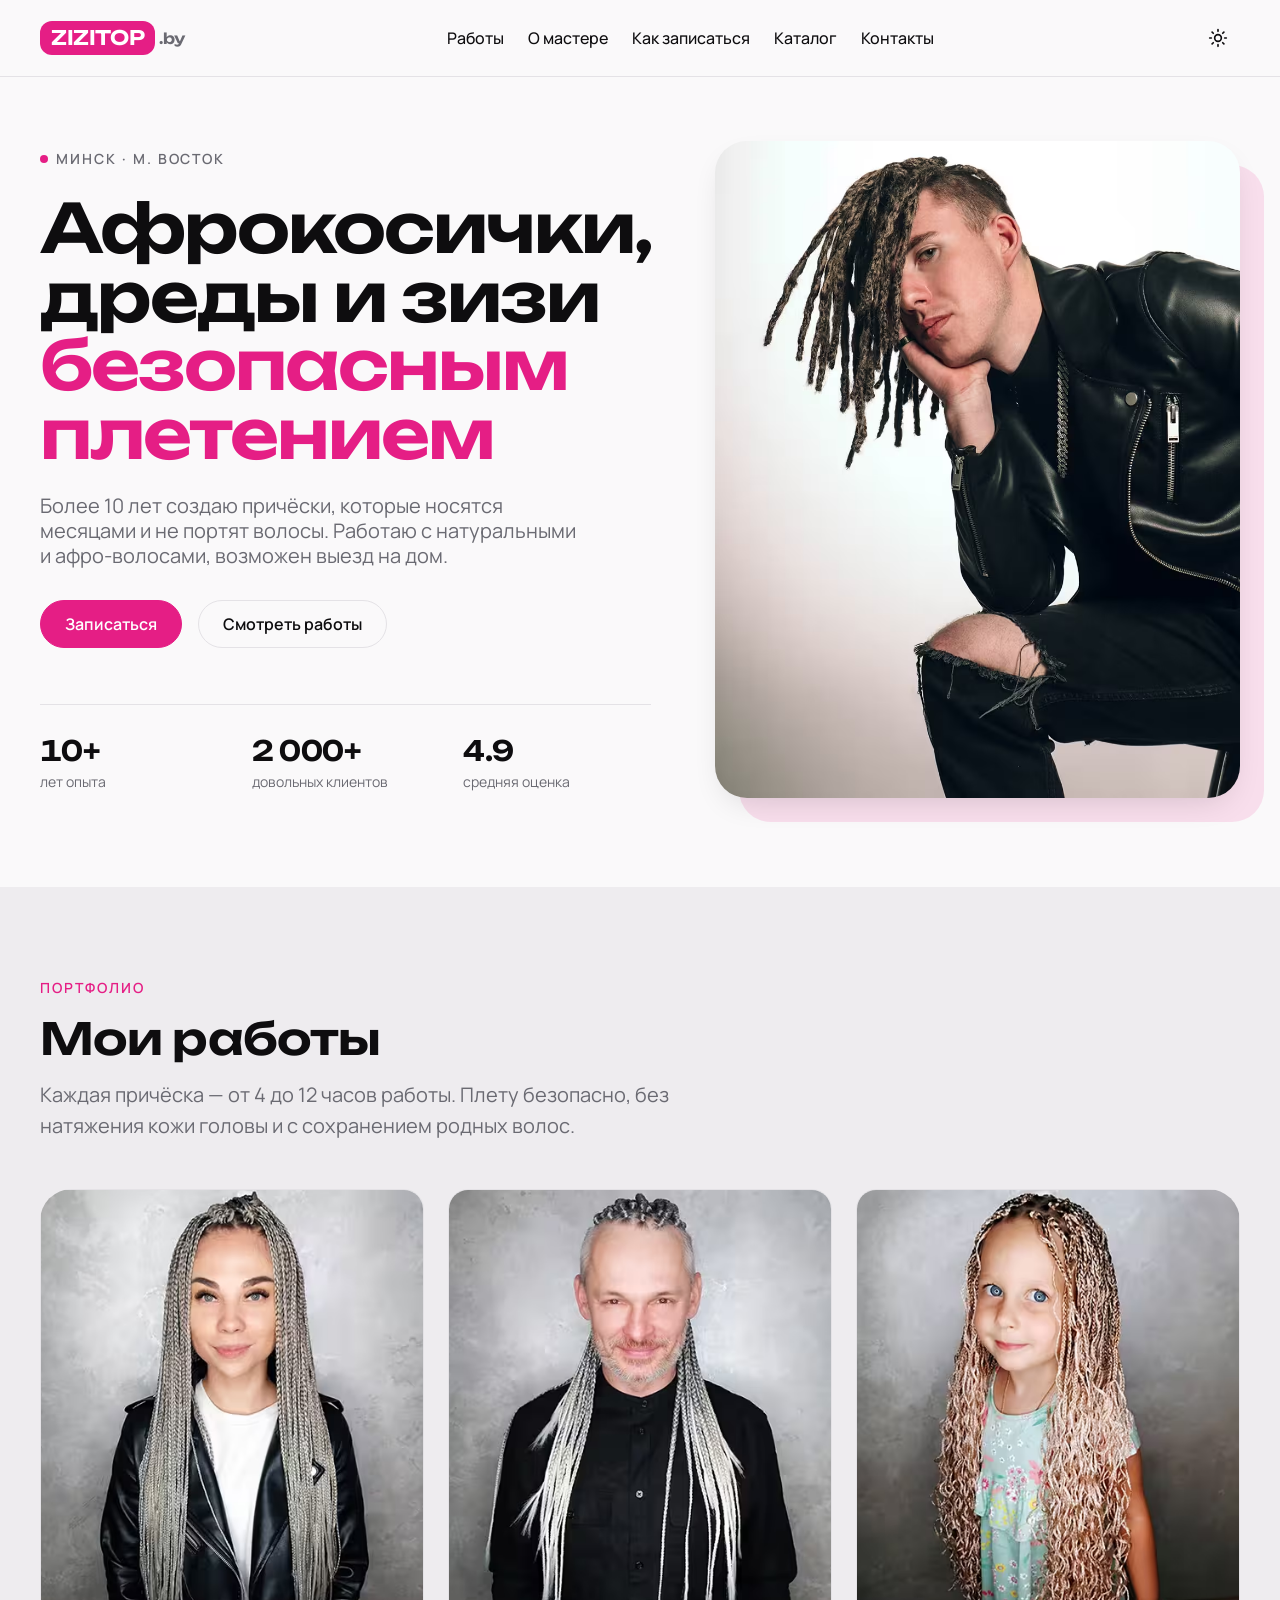
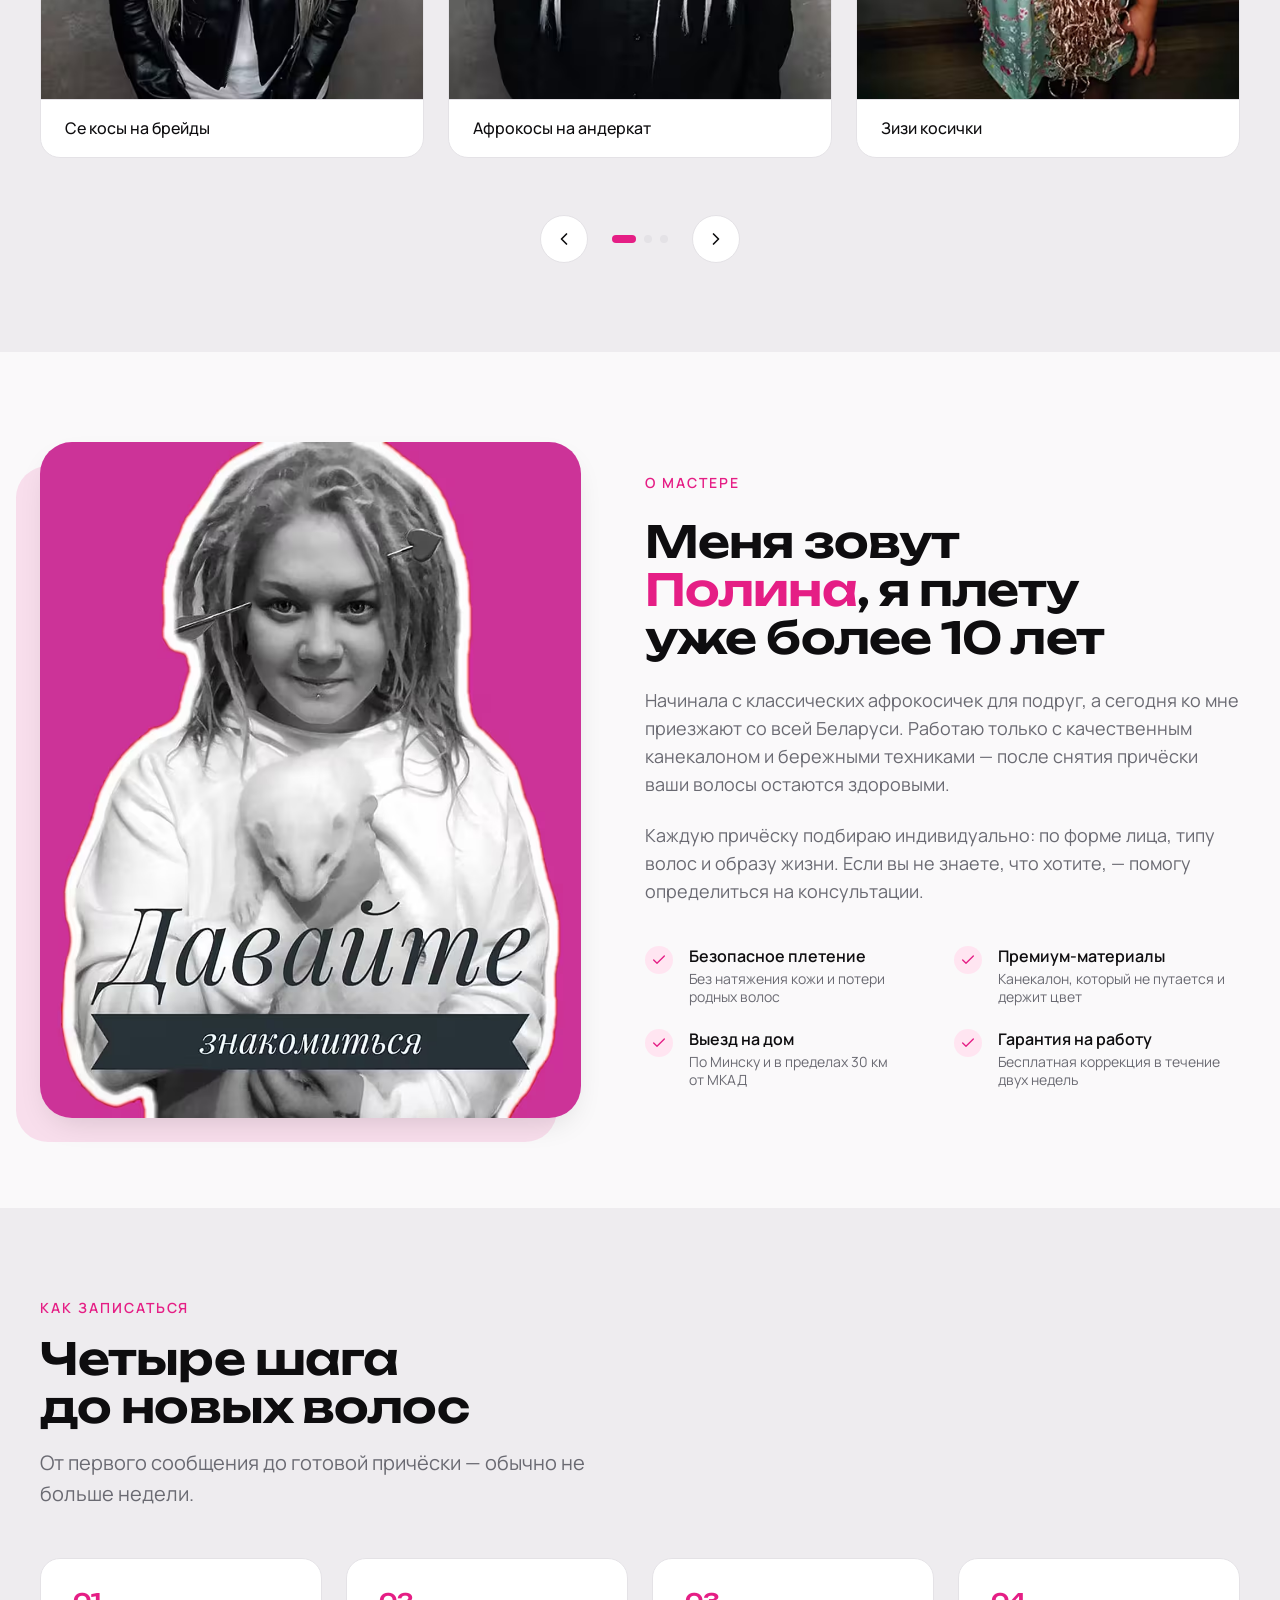
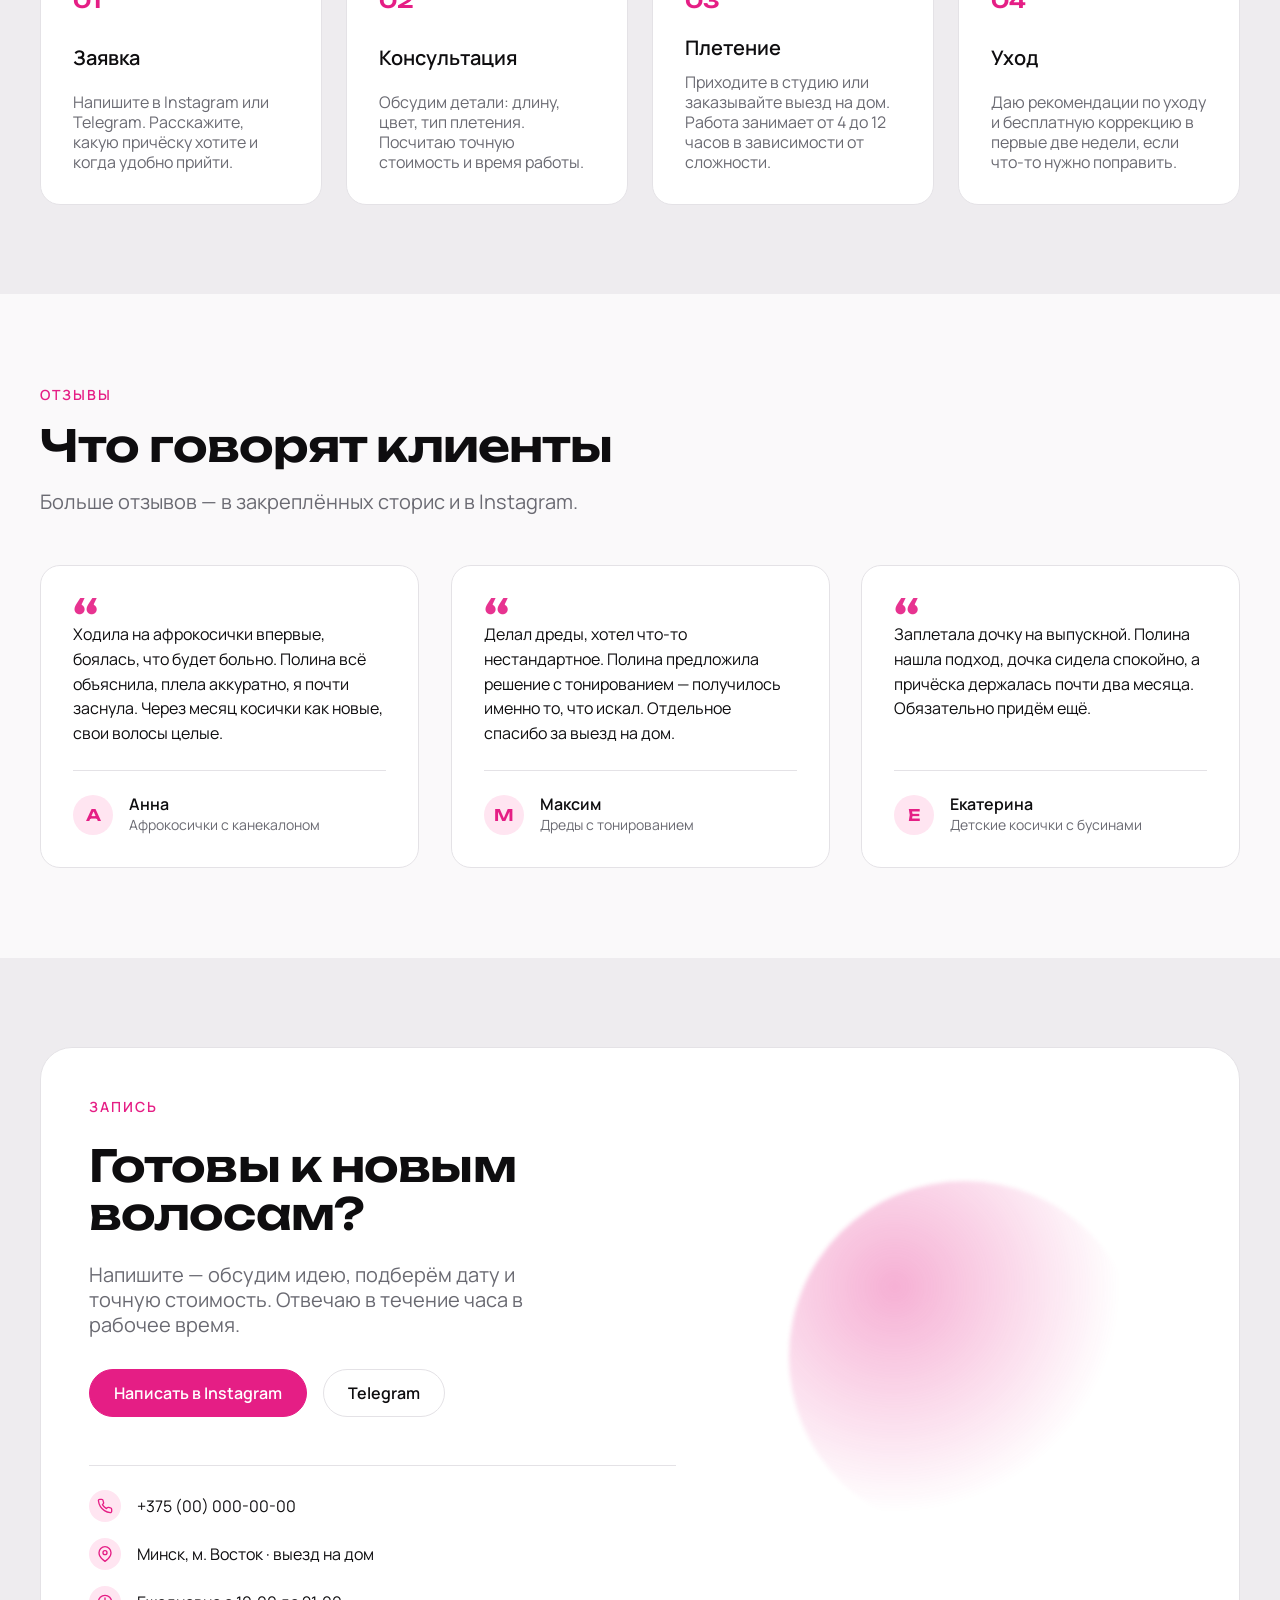
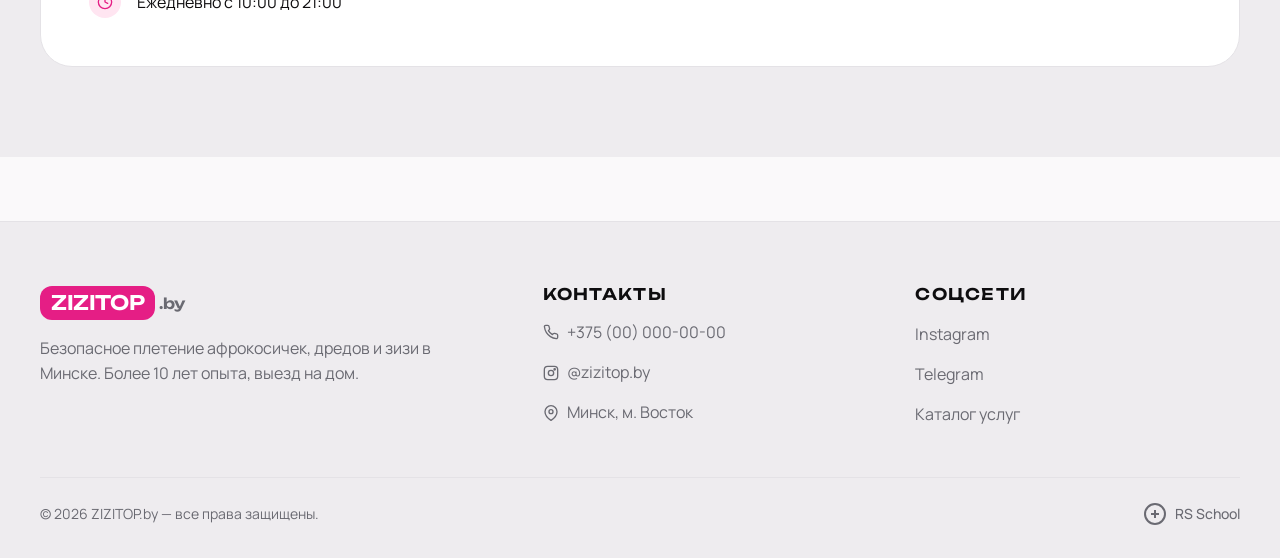
<file: index.html>
<!DOCTYPE html>
<html lang="ru" data-theme="light">

<head>
  <meta charset="UTF-8">
  <meta name="viewport" content="width=device-width, initial-scale=1.0">
  <title>ZIZITOP — афрокосички и дреды в Минске</title>
  <link rel="apple-touch-icon" sizes="180x180" href="assets/icons/apple-touch-icon.png">
  <link rel="icon" type="image/x-icon" sizes="16x16" href="assets/icons/favicon.ico">
  <link rel="icon" type="image/png" sizes="32x32" href="assets/icons/favicon-32x32.png">
  <link rel="icon" type="image/png" sizes="16x16" href="assets/icons/favicon-16x16.png">
  <!-- Тема до отрисовки, чтобы не было вспышки -->
  <script>
    (() => {
      const stored = localStorage.getItem('theme');
      const prefersDark = matchMedia('(prefers-color-scheme: dark)').matches;
      document.documentElement.dataset.theme = stored ?? (prefersDark ? 'dark' : 'light');
    })();
  </script>
  <link rel="preload" href="assets/fonts/manrope-400.woff2" as="font" type="font/woff2" crossorigin>
  <link rel="preload" href="assets/fonts/unbounded-600.woff2" as="font" type="font/woff2" crossorigin>
  <link rel="stylesheet" href="styles/fonts.css">
  <link rel="stylesheet" href="styles/tokens.css">
  <link rel="stylesheet" href="styles/base.css">
  <link rel="stylesheet" href="styles/layout.css">
  <link rel="stylesheet" href="styles/components.css">
  <link rel="stylesheet" href="styles/home.css">
</head>

<body>
  <header class="header">
    <div class="header__inner container">
      <a class="logo" href="index.html" aria-label="ZIZITOP — на главную">
        <span class="logo__mark">ZIZITOP</span>
        <span class="logo__suffix">.by</span>
      </a>

      <nav class="nav" aria-label="Основная навигация">
        <ul class="nav__list">
          <li><a class="nav__link" href="index.html#works">Работы</a></li>
          <li><a class="nav__link" href="index.html#about">О мастере</a></li>
          <li><a class="nav__link" href="index.html#process">Как записаться</a></li>
          <li><a class="nav__link" href="catalog.html">Каталог</a></li>
          <li><a class="nav__link" href="index.html#contacts">Контакты</a></li>
        </ul>
      </nav>

      <div class="header__actions">
        <button class="icon-btn theme-toggle" type="button" data-theme-toggle aria-pressed="false"
          aria-label="Включить тёмную тему">
          <svg class="theme-toggle__icon theme-toggle__icon--sun" viewBox="0 0 24 24" fill="none" stroke="currentColor"
            stroke-width="2" stroke-linecap="round" stroke-linejoin="round" aria-hidden="true">
            <circle cx="12" cy="12" r="4" />
            <path
              d="M12 2v2M12 20v2M4.93 4.93l1.41 1.41M17.66 17.66l1.41 1.41M2 12h2M20 12h2M4.93 19.07l1.41-1.41M17.66 6.34l1.41-1.41" />
          </svg>
          <svg class="theme-toggle__icon theme-toggle__icon--moon" viewBox="0 0 24 24" fill="none" stroke="currentColor"
            stroke-width="2" stroke-linecap="round" stroke-linejoin="round" aria-hidden="true">
            <path d="M21 12.79A9 9 0 1 1 11.21 3 7 7 0 0 0 21 12.79z" />
          </svg>
        </button>

        <button class="icon-btn burger" type="button" data-burger aria-expanded="false" aria-controls="mobile-menu"
          aria-label="Открыть меню">
          <span class="burger__box" aria-hidden="true">
            <span class="burger__line"></span>
            <span class="burger__line"></span>
            <span class="burger__line"></span>
          </span>
        </button>
      </div>
    </div>
  </header>
  <div class="mobile-menu" id="mobile-menu" data-mobile-menu aria-hidden="true">
    <nav class="mobile-menu__nav" aria-label="Мобильная навигация">
      <ul class="mobile-menu__list">
        <li><a class="mobile-menu__link" href="index.html#works">Работы</a></li>
        <li><a class="mobile-menu__link" href="index.html#about">О мастере</a></li>
        <li><a class="mobile-menu__link" href="index.html#process">Как записаться</a></li>
        <li><a class="mobile-menu__link" href="catalog.html">Каталог</a></li>
        <li><a class="mobile-menu__link" href="index.html#contacts">Контакты</a></li>
      </ul>
    </nav>
  </div>
  <main id="main">

    <!-- Секция 1: HERO -->
    <section class="hero" id="hero" aria-labelledby="hero-title">
      <div class="hero__inner container">

        <div class="hero__content">
          <p class="hero__eyebrow">
            <span class="hero__dot" aria-hidden="true"></span>
            Минск · м. Восток
          </p>

          <h1 class="hero__title" id="hero-title">
            Афрокосички, дреды и зизи
            <span class="hero__title-accent">безопасным плетением</span>
          </h1>

          <p class="hero__lead">
            Более 10 лет создаю причёски, которые носятся месяцами и не портят
            волосы. Работаю с натуральными и афро-волосами, возможен выезд на дом.
          </p>

          <div class="hero__actions">
            <a class="btn btn--primary" href="#contacts">Записаться</a>
            <a class="btn btn--ghost" href="#works">Смотреть работы</a>
          </div>

          <dl class="hero__stats">
            <div class="hero__stat">
              <dt class="hero__stat-value">10+</dt>
              <dd class="hero__stat-label">лет опыта</dd>
            </div>
            <div class="hero__stat">
              <dt class="hero__stat-value">2 000+</dt>
              <dd class="hero__stat-label">довольных клиентов</dd>
            </div>
            <div class="hero__stat">
              <dt class="hero__stat-value">4.9</dt>
              <dd class="hero__stat-label">средняя оценка</dd>
            </div>
          </dl>
        </div>

        <div class="hero__media">
          <!-- Фото для светлой темы -->
          <picture class="hero__picture hero__picture--light">
            <source type="image/avif" srcset="assets/images/hero/hero-light-480.avif 480w,
              assets/images/hero/hero-light-960.avif 960w,
              assets/images/hero/hero-light-1440.avif 1440w" sizes="(max-width: 48em) 100vw, 42vw">
            <source type="image/webp" srcset="assets/images/hero/hero-light-480.webp 480w,
              assets/images/hero/hero-light-960.webp 960w,
              assets/images/hero/hero-light-1440.webp 1440w" sizes="(max-width: 48em) 100vw, 42vw">
            <img class="hero__image" src="assets/images/hero/hero-light-960.jpg"
              alt="Дреды в серо-белой гамме, авторская работа ZIZITOP" width="960" height="1200" loading="eager"
              fetchpriority="high" decoding="async">
          </picture>

          <!-- Фото для тёмной темы -->
          <picture class="hero__picture hero__picture--dark">
            <source type="image/avif" srcset="assets/images/hero/hero-dark-480.avif 480w,
              assets/images/hero/hero-dark-960.avif 960w,
              assets/images/hero/hero-dark-1440.avif 1440w" sizes="(max-width: 48em) 100vw, 42vw">
            <source type="image/webp" srcset="assets/images/hero/hero-dark-480.webp 480w,
              assets/images/hero/hero-dark-960.webp 960w,
              assets/images/hero/hero-dark-1440.webp 1440w" sizes="(max-width: 48em) 100vw, 42vw">
            <img class="hero__image" src="assets/images/hero/hero-dark-960.jpg"
              alt="Дреды с зелёным канекалоном, авторская работа ZIZITOP" width="960" height="1200" loading="lazy"
              decoding="async">
          </picture>
        </div>

      </div>
    </section>

    <!-- Секция 2: РАБОТЫ (слайдер) -->
    <section class="section section--muted" id="works" aria-labelledby="works-title">
      <div class="container">
        <div class="section__head">
          <p class="section__eyebrow">Портфолио</p>
          <h2 class="section__title" id="works-title">Мои работы</h2>
          <p class="section__lead">
            Каждая причёска — от 4 до 12 часов работы. Плету безопасно, без натяжения
            кожи головы и с сохранением родных волос.
          </p>
        </div>

        <div class="slider" data-slider role="region" aria-roledescription="карусель" aria-label="Галерея работ">
          <div class="slider__viewport">
            <ul class="slider__track" data-slider-track>
              <li class="slider__slide" data-slide>
                <figure class="slider__figure">
                  <picture>
                    <source type="image/avif" srcset="assets/images/works/work-01-480.avif 480w,
                          assets/images/works/work-01-960.avif 960w,
                          assets/images/works/work-01-1440.avif 1440w"
                      sizes="(max-width: 48em) 90vw, (max-width: 64em) 45vw, 30vw">
                    <source type="image/webp" srcset="assets/images/works/work-01-480.webp 480w,
                          assets/images/works/work-01-960.webp 960w,
                          assets/images/works/work-01-1440.webp 1440w"
                      sizes="(max-width: 48em) 90vw, (max-width: 64em) 45vw, 30vw">
                    <img class="slider__image" src="assets/images/works/work-01-960.jpg"
                      alt="Длинные классические афрокосички пепельного цвета, работа мастера студии ZIZITOP" width="960"
                      height="1280" loading="lazy" decoding="async">
                  </picture>
                  <figcaption class="slider__caption">Се косы на брейды</figcaption>
                </figure>
              </li>

              <li class="slider__slide" data-slide>
                <figure class="slider__figure">
                  <picture>
                    <source type="image/avif"
                      srcset="assets/images/works/work-02-480.avif 480w, assets/images/works/work-02-960.avif 960w, assets/images/works/work-02-1440.avif 1440w"
                      sizes="(max-width: 48em) 90vw, (max-width: 64em) 45vw, 30vw">
                    <source type="image/webp"
                      srcset="assets/images/works/work-02-480.webp 480w, assets/images/works/work-02-960.webp 960w, assets/images/works/work-02-1440.webp 1440w"
                      sizes="(max-width: 48em) 90vw, (max-width: 64em) 45vw, 30vw">
                    <img class="slider__image" src="assets/images/works/work-02-960.jpg"
                      alt="Мужские афрокосы с канекалоном серого и пепельного оттенка, стильная мужская прическа"
                      width="960" height="1280" loading="lazy" decoding="async">
                  </picture>
                  <figcaption class="slider__caption">Афрокосы на андеркат</figcaption>
                </figure>
              </li>

              <li class="slider__slide" data-slide>
                <figure class="slider__figure">
                  <picture>
                    <source type="image/avif"
                      srcset="assets/images/works/work-03-480.avif 480w, assets/images/works/work-03-960.avif 960w, assets/images/works/work-03-1440.avif 1440w"
                      sizes="(max-width: 48em) 90vw, (max-width: 64em) 45vw, 30vw">
                    <source type="image/webp"
                      srcset="assets/images/works/work-03-480.webp 480w, assets/images/works/work-03-960.webp 960w, assets/images/works/work-03-1440.webp 1440w"
                      sizes="(max-width: 48em) 90vw, (max-width: 64em) 45vw, 30vw">
                    <img class="slider__image" src="assets/images/works/work-03-960.jpg"
                      alt="Безопасные детские афрокудри и брейды светло-русого цвета для девочек" width="960"
                      height="1280" loading="lazy" decoding="async">
                  </picture>
                  <figcaption class="slider__caption">Зизи косички</figcaption>
                </figure>
              </li>

              <li class="slider__slide" data-slide>
                <figure class="slider__figure">
                  <picture>
                    <source type="image/avif"
                      srcset="assets/images/works/work-04-480.avif 480w, assets/images/works/work-04-960.avif 960w, assets/images/works/work-04-1440.avif 1440w"
                      sizes="(max-width: 48em) 90vw, (max-width: 64em) 45vw, 30vw">
                    <source type="image/webp"
                      srcset="assets/images/works/work-04-480.webp 480w, assets/images/works/work-04-960.webp 960w, assets/images/works/work-04-1440.webp 1440w"
                      sizes="(max-width: 48em) 90vw, (max-width: 64em) 45vw, 30vw">
                    <img class="slider__image" src="assets/images/works/work-04-960.jpg"
                      alt="Яркие текстурные де-дреды с переходом цвета из красного в желтый омбре" width="960"
                      height="1280" loading="lazy" decoding="async">
                  </picture>
                  <figcaption class="slider__caption">Де дреды</figcaption>
                </figure>
              </li>

              <li class="slider__slide" data-slide>
                <figure class="slider__figure">
                  <picture>
                    <source type="image/avif"
                      srcset="assets/images/works/work-05-480.avif 480w, assets/images/works/work-05-960.avif 960w, assets/images/works/work-05-1440.avif 1440w"
                      sizes="(max-width: 48em) 90vw, (max-width: 64em) 45vw, 30vw">
                    <source type="image/webp"
                      srcset="assets/images/works/work-05-480.webp 480w, assets/images/works/work-05-960.webp 960w, assets/images/works/work-05-1440.webp 1440w"
                      sizes="(max-width: 48em) 90vw, (max-width: 64em) 45vw, 30vw">
                    <img class="slider__image" src="assets/images/works/work-05-960.jpg"
                      alt="Классические натуральные дреды русого оттенка на длинные волосы с татуировками" width="960"
                      height="1280" loading="lazy" decoding="async">
                  </picture>
                  <figcaption class="slider__caption">Натуральные дреды с удлинением канекалоном</figcaption>
                </figure>
              </li>
            </ul>
          </div>

          <div class="slider__controls">
            <button class="slider__arrow" type="button" data-slider-prev aria-label="Предыдущий слайд">
              <svg viewBox="0 0 24 24" fill="none" stroke="currentColor" stroke-width="2" stroke-linecap="round"
                stroke-linejoin="round" aria-hidden="true">
                <path d="M15 18l-6-6 6-6" />
              </svg>
            </button>

            <ul class="slider__dots" data-slider-dots aria-label="Навигация по слайдам">
              <li><button class="slider__dot is-active" type="button" data-slider-dot="0" aria-label="Слайд 1"
                  aria-current="true"></button></li>
              <li><button class="slider__dot" type="button" data-slider-dot="1" aria-label="Слайд 2"></button></li>
              <li><button class="slider__dot" type="button" data-slider-dot="2" aria-label="Слайд 3"></button></li>
              <li><button class="slider__dot" type="button" data-slider-dot="3" aria-label="Слайд 4"></button></li>
              <li><button class="slider__dot" type="button" data-slider-dot="4" aria-label="Слайд 5"></button></li>
            </ul>

            <button class="slider__arrow" type="button" data-slider-next aria-label="Следующий слайд">
              <svg viewBox="0 0 24 24" fill="none" stroke="currentColor" stroke-width="2" stroke-linecap="round"
                stroke-linejoin="round" aria-hidden="true">
                <path d="M9 18l6-6-6-6" />
              </svg>
            </button>
          </div>
        </div>
      </div>
    </section>

    <!-- Секция 3: О МАСТЕРЕ -->
    <section class="section" id="about" aria-labelledby="about-title">
      <div class="container">
        <div class="about">

          <div class="about__media">
            <picture>
              <source type="image/avif" srcset="assets/images/about/about-480.avif 480w,
                    assets/images/about/about-960.avif 960w,
                    assets/images/about/about-1440.avif 1440w" sizes="(max-width: 48em) 100vw, 45vw">
              <source type="image/webp" srcset="assets/images/about/about-480.webp 480w,
                    assets/images/about/about-960.webp 960w,
                    assets/images/about/about-1440.webp 1440w" sizes="(max-width: 48em) 100vw, 45vw">
              <img class="about__image" src="assets/images/about/about-960.jpg"
                alt="Мастер ZIZITOP в процессе плетения афрокосичек" width="960" height="1200" loading="lazy"
                decoding="async">
            </picture>
          </div>

          <div class="about__content">
            <p class="section__eyebrow">О мастере</p>
            <h2 class="section__title" id="about-title">
              Меня зовут <span class="about__accent">Полина</span>, я плету уже более 10 лет
            </h2>

            <p class="about__text">
              Начинала с классических афрокосичек для подруг, а сегодня ко мне
              приезжают со всей Беларуси. Работаю только с качественным канекалоном
              и бережными техниками — после снятия причёски ваши волосы остаются
              здоровыми.
            </p>

            <p class="about__text">
              Каждую причёску подбираю индивидуально: по форме лица, типу волос
              и образу жизни. Если вы не знаете, что хотите, — помогу определиться
              на консультации.
            </p>

            <ul class="about__features">
              <li class="about__feature">
                <span class="about__feature-icon" aria-hidden="true">
                  <svg viewBox="0 0 24 24" fill="none" stroke="currentColor" stroke-width="2" stroke-linecap="round"
                    stroke-linejoin="round">
                    <path d="M20 6L9 17l-5-5" />
                  </svg>
                </span>
                <div>
                  <h3 class="about__feature-title">Безопасное плетение</h3>
                  <p class="about__feature-text">Без натяжения кожи и потери родных волос</p>
                </div>
              </li>

              <li class="about__feature">
                <span class="about__feature-icon" aria-hidden="true">
                  <svg viewBox="0 0 24 24" fill="none" stroke="currentColor" stroke-width="2" stroke-linecap="round"
                    stroke-linejoin="round">
                    <path d="M20 6L9 17l-5-5" />
                  </svg>
                </span>
                <div>
                  <h3 class="about__feature-title">Премиум-материалы</h3>
                  <p class="about__feature-text">Канекалон, который не путается и держит цвет</p>
                </div>
              </li>

              <li class="about__feature">
                <span class="about__feature-icon" aria-hidden="true">
                  <svg viewBox="0 0 24 24" fill="none" stroke="currentColor" stroke-width="2" stroke-linecap="round"
                    stroke-linejoin="round">
                    <path d="M20 6L9 17l-5-5" />
                  </svg>
                </span>
                <div>
                  <h3 class="about__feature-title">Выезд на дом</h3>
                  <p class="about__feature-text">По Минску и в пределах 30 км от МКАД</p>
                </div>
              </li>

              <li class="about__feature">
                <span class="about__feature-icon" aria-hidden="true">
                  <svg viewBox="0 0 24 24" fill="none" stroke="currentColor" stroke-width="2" stroke-linecap="round"
                    stroke-linejoin="round">
                    <path d="M20 6L9 17l-5-5" />
                  </svg>
                </span>
                <div>
                  <h3 class="about__feature-title">Гарантия на работу</h3>
                  <p class="about__feature-text">Бесплатная коррекция в течение двух недель</p>
                </div>
              </li>
            </ul>
          </div>

        </div>
      </div>
    </section>

    <!-- Секция 4: ПРОЦЕСС -->
    <section class="section section--muted" id="process" aria-labelledby="process-title">
      <div class="container">
        <div class="section__head">
          <p class="section__eyebrow">Как записаться</p>
          <h2 class="section__title" id="process-title">Четыре шага до новых волос</h2>
          <p class="section__lead">
            От первого сообщения до готовой причёски — обычно не больше недели.
          </p>
        </div>

        <ol class="process">
          <li class="process__step">
            <span class="process__number" aria-hidden="true">01</span>
            <h3 class="process__title">Заявка</h3>
            <p class="process__text">
              Напишите в Instagram или Telegram. Расскажите, какую причёску хотите
              и когда удобно прийти.
            </p>
          </li>

          <li class="process__step">
            <span class="process__number" aria-hidden="true">02</span>
            <h3 class="process__title">Консультация</h3>
            <p class="process__text">
              Обсудим детали: длину, цвет, тип плетения. Посчитаю точную стоимость
              и время работы.
            </p>
          </li>

          <li class="process__step">
            <span class="process__number" aria-hidden="true">03</span>
            <h3 class="process__title">Плетение</h3>
            <p class="process__text">
              Приходите в студию или заказывайте выезд на дом. Работа занимает
              от 4 до 12 часов в зависимости от сложности.
            </p>
          </li>

          <li class="process__step">
            <span class="process__number" aria-hidden="true">04</span>
            <h3 class="process__title">Уход</h3>
            <p class="process__text">
              Даю рекомендации по уходу и бесплатную коррекцию в первые две недели,
              если что-то нужно поправить.
            </p>
          </li>
        </ol>
      </div>
    </section>

    <!-- Секция 5: ОТЗЫВЫ -->
    <section class="section" id="reviews" aria-labelledby="reviews-title">
      <div class="container">
        <div class="section__head">
          <p class="section__eyebrow">Отзывы</p>
          <h2 class="section__title" id="reviews-title">Что говорят клиенты</h2>
          <p class="section__lead">
            Больше отзывов — в закреплённых сторис и в Instagram.
          </p>
        </div>

        <ul class="reviews">
          <li class="review">
            <blockquote class="review__quote">
              <p>
                Ходила на афрокосички впервые, боялась, что будет больно. Полина
                всё объяснила, плела аккуратно, я почти заснула. Через месяц
                косички как новые, свои волосы целые.
              </p>
            </blockquote>
            <footer class="review__author">
              <span class="review__avatar" aria-hidden="true">А</span>
              <div>
                <cite class="review__name">Анна</cite>
                <p class="review__meta">Афрокосички с канекалоном</p>
              </div>
            </footer>
          </li>

          <li class="review">
            <blockquote class="review__quote">
              <p>
                Делал дреды, хотел что-то нестандартное. Полина предложила решение
                с тонированием — получилось именно то, что искал. Отдельное
                спасибо за выезд на дом.
              </p>
            </blockquote>
            <footer class="review__author">
              <span class="review__avatar" aria-hidden="true">М</span>
              <div>
                <cite class="review__name">Максим</cite>
                <p class="review__meta">Дреды с тонированием</p>
              </div>
            </footer>
          </li>

          <li class="review">
            <blockquote class="review__quote">
              <p>
                Заплетала дочку на выпускной. Полина нашла подход, дочка сидела
                спокойно, а причёска держалась почти два месяца. Обязательно
                придём ещё.
              </p>
            </blockquote>
            <footer class="review__author">
              <span class="review__avatar" aria-hidden="true">Е</span>
              <div>
                <cite class="review__name">Екатерина</cite>
                <p class="review__meta">Детские косички с бусинами</p>
              </div>
            </footer>
          </li>
        </ul>
      </div>
    </section>

    <!-- Секция 6: КОНТАКТЫ / CTA -->
    <section class="section section--muted" id="contacts" aria-labelledby="contacts-title">
      <div class="container">
        <div class="cta">
          <div class="cta__content">
            <p class="section__eyebrow">Запись</p>
            <h2 class="section__title" id="contacts-title">
              Готовы к новым волосам?
            </h2>
            <p class="cta__lead">
              Напишите — обсудим идею, подберём дату и точную стоимость.
              Отвечаю в течение часа в рабочее время.
            </p>

            <div class="cta__actions">
              <a class="btn btn--primary" href="https://instagram.com/zizitop.by" target="_blank"
                rel="noopener noreferrer">
                Написать в Instagram
              </a>
              <a class="btn btn--ghost" href="https://t.me/zizitop" target="_blank" rel="noopener noreferrer">
                Telegram
              </a>
            </div>

            <ul class="cta__contacts">
              <li class="cta__contact">
                <span class="cta__contact-icon" aria-hidden="true">
                  <svg viewBox="0 0 24 24" fill="none" stroke="currentColor" stroke-width="2" stroke-linecap="round"
                    stroke-linejoin="round">
                    <path
                      d="M22 16.92v3a2 2 0 0 1-2.18 2 19.79 19.79 0 0 1-8.63-3.07 19.5 19.5 0 0 1-6-6 19.79 19.79 0 0 1-3.07-8.67A2 2 0 0 1 4.11 2h3a2 2 0 0 1 2 1.72c.13.96.36 1.9.7 2.81a2 2 0 0 1-.45 2.11L8.09 9.91a16 16 0 0 0 6 6l1.27-1.27a2 2 0 0 1 2.11-.45c.91.34 1.85.57 2.81.7A2 2 0 0 1 22 16.92z" />
                  </svg>
                </span>
                <a class="cta__contact-link" href="tel:+375000000000">+375 (00) 000-00-00</a>
              </li>

              <li class="cta__contact">
                <span class="cta__contact-icon" aria-hidden="true">
                  <svg viewBox="0 0 24 24" fill="none" stroke="currentColor" stroke-width="2" stroke-linecap="round"
                    stroke-linejoin="round">
                    <path d="M21 10c0 7-9 13-9 13s-9-6-9-13a9 9 0 0 1 18 0z" />
                    <circle cx="12" cy="10" r="3" />
                  </svg>
                </span>
                <span>
                  <a class="cta__contact-link" href="https://yandex.by/maps/?text=Минск%20метро%20Восток"
                    target="_blank" rel="noopener noreferrer">
                    Минск, м. Восток
                  </a>
                  · выезд на дом
                </span>
              </li>

              <li class="cta__contact">
                <span class="cta__contact-icon" aria-hidden="true">
                  <svg viewBox="0 0 24 24" fill="none" stroke="currentColor" stroke-width="2" stroke-linecap="round"
                    stroke-linejoin="round">
                    <circle cx="12" cy="12" r="10" />
                    <path d="M12 6v6l4 2" />
                  </svg>
                </span>
                <span>Ежедневно с 10:00 до 21:00</span>
              </li>
            </ul>
          </div>

          <div class="cta__visual" aria-hidden="true">
            <div class="cta__blob"></div>
          </div>
        </div>
      </div>
    </section>

  </main>

  <footer class="footer">
    <div class="container">
      <div class="footer__grid">

        <div>
          <a class="logo" href="index.html" aria-label="ZIZITOP — на главную">
            <span class="logo__mark">ZIZITOP</span>
            <span class="logo__suffix">.by</span>
          </a>
          <p class="footer__text" style="margin-top: var(--sp-sm);">
            Безопасное плетение афрокосичек, дредов и зизи в Минске.
            Более 10 лет опыта, выезд на дом.
          </p>
        </div>

        <div>
          <h2 class="footer__title">Контакты</h2>
          <ul class="footer__list">
            <li>
              <a class="footer__link" href="tel:+375000000000">
                <svg viewBox="0 0 24 24" fill="none" stroke="currentColor" stroke-width="2" stroke-linecap="round"
                  stroke-linejoin="round" aria-hidden="true">
                  <path
                    d="M22 16.92v3a2 2 0 0 1-2.18 2 19.79 19.79 0 0 1-8.63-3.07 19.5 19.5 0 0 1-6-6 19.79 19.79 0 0 1-3.07-8.67A2 2 0 0 1 4.11 2h3a2 2 0 0 1 2 1.72c.13.96.36 1.9.7 2.81a2 2 0 0 1-.45 2.11L8.09 9.91a16 16 0 0 0 6 6l1.27-1.27a2 2 0 0 1 2.11-.45c.91.34 1.85.57 2.81.7A2 2 0 0 1 22 16.92z" />
                </svg>
                +375 (00) 000-00-00
              </a>
            </li>
            <li>
              <a class="footer__link" href="https://instagram.com/zizitop.by" target="_blank" rel="noopener noreferrer">
                <svg viewBox="0 0 24 24" fill="none" stroke="currentColor" stroke-width="2" stroke-linecap="round"
                  stroke-linejoin="round" aria-hidden="true">
                  <rect x="2" y="2" width="20" height="20" rx="5" />
                  <circle cx="12" cy="12" r="4" />
                  <circle cx="17.5" cy="6.5" r="1" fill="currentColor" />
                </svg>
                @zizitop.by
              </a>
            </li>
            <li>
              <a class="footer__link" href="https://yandex.by/maps/?text=Минск%20метро%20Восток" target="_blank"
                rel="noopener noreferrer">
                <svg viewBox="0 0 24 24" fill="none" stroke="currentColor" stroke-width="2" stroke-linecap="round"
                  stroke-linejoin="round" aria-hidden="true">
                  <path d="M21 10c0 7-9 13-9 13s-9-6-9-13a9 9 0 0 1 18 0z" />
                  <circle cx="12" cy="10" r="3" />
                </svg>
                Минск, м. Восток
              </a>
            </li>
          </ul>
        </div>

        <div>
          <h2 class="footer__title">Соцсети</h2>
          <ul class="footer__list">
            <li>
              <a class="footer__link" href="https://instagram.com/zizitop.by" target="_blank"
                rel="noopener noreferrer">Instagram</a>
            </li>
            <li>
              <a class="footer__link" href="https://t.me/zizitop" target="_blank" rel="noopener noreferrer">Telegram</a>
            </li>
            <li>
              <a class="footer__link" href="catalog.html">Каталог услуг</a>
            </li>
          </ul>
        </div>

      </div>

      <div class="footer__bottom">
        <p>© 2026 ZIZITOP.by — все права защищены.</p>
        <a class="footer__rss" href="https://rs.school/courses/javascript" target="_blank" rel="noopener noreferrer"
          aria-label="RS School — курс JavaScript/Front-end">
          <svg viewBox="0 0 24 24" fill="none" stroke="currentColor" stroke-width="2" aria-hidden="true">
            <circle cx="12" cy="12" r="10" />
            <path d="M8 12h8M12 8v8" />
          </svg>
          RS School
        </a>
      </div>
    </div>
  </footer>
  <button class="to-top" type="button" data-to-top aria-label="Наверх">
    <svg viewBox="0 0 24 24" fill="none" stroke="currentColor" stroke-width="2" stroke-linecap="round"
      stroke-linejoin="round" aria-hidden="true">
      <path d="M12 19V5M5 12l7-7 7 7" />
    </svg>
  </button>
  <script type="module" src="scripts/theme.js"></script>
  <script type="module" src="scripts/burger.js"></script>
  <script type="module" src="scripts/slider.js"></script>
  <script type="module" src="scripts/ui.js"></script>
</body>

</html>
</file>
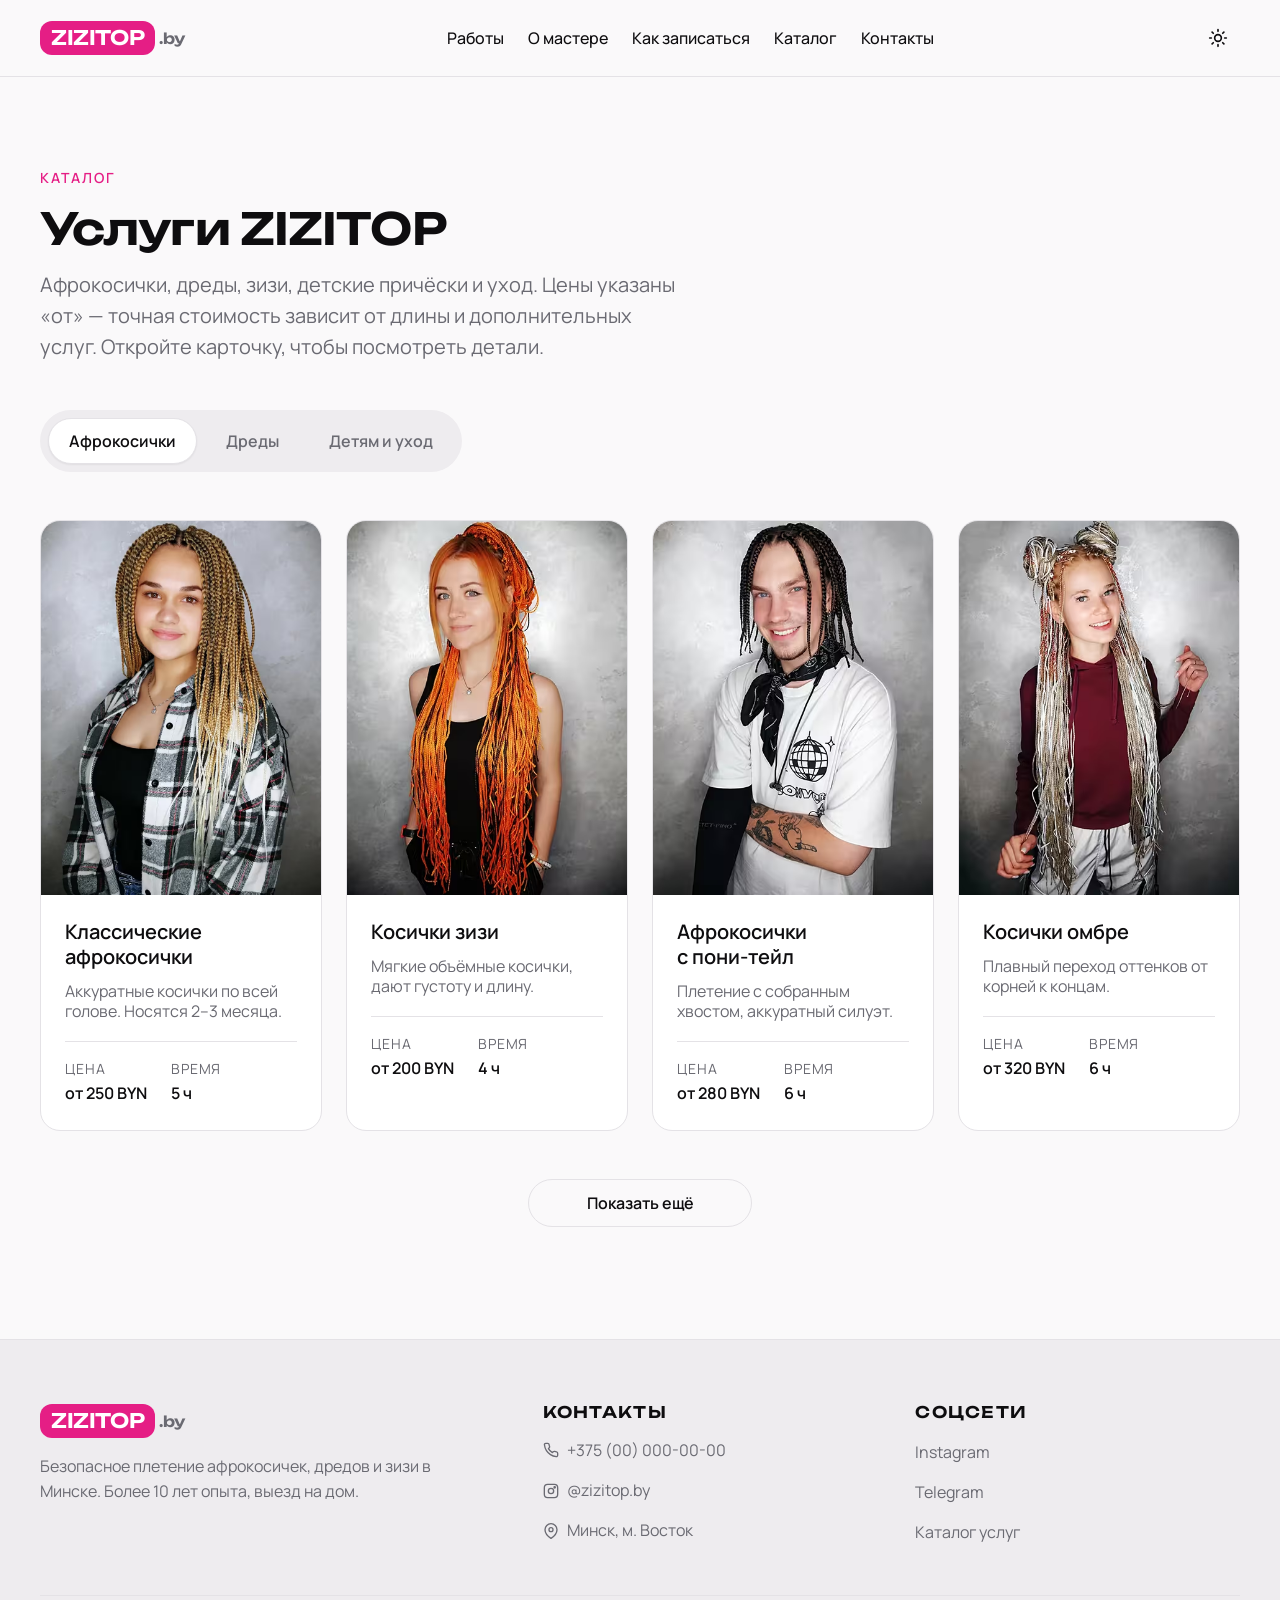
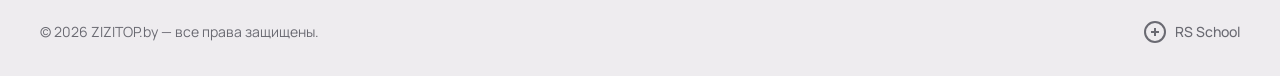
<file: catalog.html>
<!DOCTYPE html>
<html lang="ru" data-theme="light">

<head>
  <meta charset="UTF-8">
  <meta name="viewport" content="width=device-width, initial-scale=1.0">
  <title>ZIZITOP — афрокосички и дреды в Минске</title>
  <link rel="apple-touch-icon" sizes="180x180" href="assets/icons/apple-touch-icon.png">
  <link rel="icon" type="image/x-icon" sizes="16x16" href="assets/icons/favicon.ico">
  <link rel="icon" type="image/png" sizes="32x32" href="assets/icons/favicon-32x32.png">
  <link rel="icon" type="image/png" sizes="16x16" href="assets/icons/favicon-16x16.png">
  <!-- Тема до отрисовки, чтобы не было вспышки -->
  <script>
    (() => {
      const stored = localStorage.getItem('theme');
      const prefersDark = matchMedia('(prefers-color-scheme: dark)').matches;
      document.documentElement.dataset.theme = stored ?? (prefersDark ? 'dark' : 'light');
    })();
  </script>
  <link rel="preload" href="assets/fonts/manrope-400.woff2" as="font" type="font/woff2" crossorigin>
  <link rel="preload" href="assets/fonts/unbounded-600.woff2" as="font" type="font/woff2" crossorigin>
  <link rel="stylesheet" href="styles/fonts.css">
  <link rel="stylesheet" href="styles/tokens.css">
  <link rel="stylesheet" href="styles/base.css">
  <link rel="stylesheet" href="styles/layout.css">
  <link rel="stylesheet" href="styles/components.css">
  <link rel="stylesheet" href="styles/catalog.css">
</head>

<body>
  <header class="header">
    <div class="header__inner container">
      <a class="logo" href="index.html" aria-label="ZIZITOP — на главную">
        <span class="logo__mark">ZIZITOP</span>
        <span class="logo__suffix">.by</span>
      </a>

      <nav class="nav" aria-label="Основная навигация">
        <ul class="nav__list">
          <li><a class="nav__link" href="index.html#works">Работы</a></li>
          <li><a class="nav__link" href="index.html#about">О мастере</a></li>
          <li><a class="nav__link" href="index.html#process">Как записаться</a></li>
          <li><a class="nav__link" href="catalog.html">Каталог</a></li>
          <li><a class="nav__link" href="index.html#contacts">Контакты</a></li>
        </ul>
      </nav>

      <div class="header__actions">
        <button class="icon-btn theme-toggle" type="button" data-theme-toggle aria-pressed="false"
          aria-label="Включить тёмную тему">
          <svg class="theme-toggle__icon theme-toggle__icon--sun" viewBox="0 0 24 24" fill="none" stroke="currentColor"
            stroke-width="2" stroke-linecap="round" stroke-linejoin="round" aria-hidden="true">
            <circle cx="12" cy="12" r="4" />
            <path
              d="M12 2v2M12 20v2M4.93 4.93l1.41 1.41M17.66 17.66l1.41 1.41M2 12h2M20 12h2M4.93 19.07l1.41-1.41M17.66 6.34l1.41-1.41" />
          </svg>
          <svg class="theme-toggle__icon theme-toggle__icon--moon" viewBox="0 0 24 24" fill="none" stroke="currentColor"
            stroke-width="2" stroke-linecap="round" stroke-linejoin="round" aria-hidden="true">
            <path d="M21 12.79A9 9 0 1 1 11.21 3 7 7 0 0 0 21 12.79z" />
          </svg>
        </button>

        <button class="icon-btn burger" type="button" data-burger aria-expanded="false" aria-controls="mobile-menu"
          aria-label="Открыть меню">
          <span class="burger__box" aria-hidden="true">
            <span class="burger__line"></span>
            <span class="burger__line"></span>
            <span class="burger__line"></span>
          </span>
        </button>
      </div>
    </div>
  </header>
  <div class="mobile-menu" id="mobile-menu" data-mobile-menu aria-hidden="true">
    <nav class="mobile-menu__nav" aria-label="Мобильная навигация">
      <ul class="mobile-menu__list">
        <li><a class="mobile-menu__link" href="index.html#works">Работы</a></li>
        <li><a class="mobile-menu__link" href="index.html#about">О мастере</a></li>
        <li><a class="mobile-menu__link" href="index.html#process">Как записаться</a></li>
        <li><a class="mobile-menu__link" href="catalog.html">Каталог</a></li>
        <li><a class="mobile-menu__link" href="index.html#contacts">Контакты</a></li>
      </ul>
    </nav>
  </div>
  <main id="main">

    <section class="section section--catalog" aria-labelledby="catalog-title">
      <div class="container">

        <div class="section__head">
          <p class="section__eyebrow">Каталог</p>
          <h1 class="section__title" id="catalog-title">Услуги ZIZITOP</h1>
          <p class="section__lead">
            Афрокосички, дреды, зизи, детские причёски и уход. Цены указаны
            «от» — точная стоимость зависит от длины и дополнительных услуг.
            Откройте карточку, чтобы посмотреть детали.
          </p>
        </div>

        <h2 class="visually-hidden" id="catalog-grid-title">Список услуг</h2>

        <div class="catalog__categories" role="tablist" aria-label="Категории услуг">
          <button class="catalog__category is-active" type="button" role="tab" aria-selected="true"
            aria-controls="panel-afro" id="tab-afro" data-category="afro">Афрокосички</button>
          <button class="catalog__category" type="button" role="tab" aria-selected="false" aria-controls="panel-dreads"
            id="tab-dreads" data-category="dreads">Дреды</button>
          <button class="catalog__category" type="button" role="tab" aria-selected="false" aria-controls="panel-kids"
            id="tab-kids" data-category="kids">Детям и уход</button>
        </div>

        <!-- Панель 1: Афрокосички -->
        <div class="catalog__panel is-active" id="panel-afro" role="tabpanel" aria-labelledby="tab-afro"
          data-panel="afro">
          <ul class="catalog__grid" data-grid></ul>
          <div class="catalog__more">
            <button class="btn btn--ghost catalog__more-btn" type="button" data-show-more hidden>
              Показать ещё
            </button>
          </div>
        </div>

        <!-- Панель 2: Дреды -->
        <div class="catalog__panel" id="panel-dreads" role="tabpanel" aria-labelledby="tab-dreads" data-panel="dreads"
          hidden>
          <ul class="catalog__grid" data-grid></ul>
          <div class="catalog__more">
            <button class="btn btn--ghost catalog__more-btn" type="button" data-show-more hidden>
              Показать ещё
            </button>
          </div>
        </div>

        <!-- Панель 3: Детям и уход -->

        <div class="catalog__panel" id="panel-kids" role="tabpanel" aria-labelledby="tab-kids" data-panel="kids" hidden>
          <ul class="catalog__grid" data-grid></ul>
          <div class="catalog__more">
            <button class="btn btn--ghost catalog__more-btn" type="button" data-show-more hidden>
              Показать ещё
            </button>
          </div>
        </div>
      </div>
    </section>

  </main>

  <footer class="footer">
    <div class="container">
      <div class="footer__grid">

        <div>
          <a class="logo" href="index.html" aria-label="ZIZITOP — на главную">
            <span class="logo__mark">ZIZITOP</span>
            <span class="logo__suffix">.by</span>
          </a>
          <p class="footer__text" style="margin-top: var(--sp-sm);">
            Безопасное плетение афрокосичек, дредов и зизи в Минске.
            Более 10 лет опыта, выезд на дом.
          </p>
        </div>

        <div>
          <h2 class="footer__title">Контакты</h2>
          <ul class="footer__list">
            <li>
              <a class="footer__link" href="tel:+375000000000">
                <svg viewBox="0 0 24 24" fill="none" stroke="currentColor" stroke-width="2" stroke-linecap="round"
                  stroke-linejoin="round" aria-hidden="true">
                  <path
                    d="M22 16.92v3a2 2 0 0 1-2.18 2 19.79 19.79 0 0 1-8.63-3.07 19.5 19.5 0 0 1-6-6 19.79 19.79 0 0 1-3.07-8.67A2 2 0 0 1 4.11 2h3a2 2 0 0 1 2 1.72c.13.96.36 1.9.7 2.81a2 2 0 0 1-.45 2.11L8.09 9.91a16 16 0 0 0 6 6l1.27-1.27a2 2 0 0 1 2.11-.45c.91.34 1.85.57 2.81.7A2 2 0 0 1 22 16.92z" />
                </svg>
                +375 (00) 000-00-00
              </a>
            </li>
            <li>
              <a class="footer__link" href="https://instagram.com/zizitop.by" target="_blank" rel="noopener noreferrer">
                <svg viewBox="0 0 24 24" fill="none" stroke="currentColor" stroke-width="2" stroke-linecap="round"
                  stroke-linejoin="round" aria-hidden="true">
                  <rect x="2" y="2" width="20" height="20" rx="5" />
                  <circle cx="12" cy="12" r="4" />
                  <circle cx="17.5" cy="6.5" r="1" fill="currentColor" />
                </svg>
                @zizitop.by
              </a>
            </li>
            <li>
              <a class="footer__link" href="https://yandex.by/maps/?text=Минск%20метро%20Восток" target="_blank"
                rel="noopener noreferrer">
                <svg viewBox="0 0 24 24" fill="none" stroke="currentColor" stroke-width="2" stroke-linecap="round"
                  stroke-linejoin="round" aria-hidden="true">
                  <path d="M21 10c0 7-9 13-9 13s-9-6-9-13a9 9 0 0 1 18 0z" />
                  <circle cx="12" cy="10" r="3" />
                </svg>
                Минск, м. Восток
              </a>
            </li>
          </ul>
        </div>

        <div>
          <h2 class="footer__title">Соцсети</h2>
          <ul class="footer__list">
            <li>
              <a class="footer__link" href="https://instagram.com/zizitop.by" target="_blank"
                rel="noopener noreferrer">Instagram</a>
            </li>
            <li>
              <a class="footer__link" href="https://t.me/zizitop" target="_blank" rel="noopener noreferrer">Telegram</a>
            </li>
            <li>
              <a class="footer__link" href="catalog.html">Каталог услуг</a>
            </li>
          </ul>
        </div>

      </div>

      <div class="footer__bottom">
        <p>© 2026 ZIZITOP.by — все права защищены.</p>
        <a class="footer__rss" href="https://rs.school/courses/javascript" target="_blank" rel="noopener noreferrer"
          aria-label="RS School — курс JavaScript/Front-end">
          <svg viewBox="0 0 24 24" fill="none" stroke="currentColor" stroke-width="2" aria-hidden="true">
            <circle cx="12" cy="12" r="10" />
            <path d="M8 12h8M12 8v8" />
          </svg>
          RS School
        </a>
      </div>
    </div>
  </footer>
  <!-- Модальное окно услуги -->
  <div class="modal" id="service-modal" data-modal role="dialog" aria-modal="true" aria-labelledby="modal-title" hidden>
    <div class="modal__overlay" data-modal-overlay></div>

    <div class="modal__dialog" role="document" tabindex="-1">
      <button class="modal__close" type="button" data-modal-close aria-label="Закрыть окно">
        <svg viewBox="0 0 24 24" fill="none" stroke="currentColor" stroke-width="2" stroke-linecap="round"
          aria-hidden="true">
          <path d="M18 6L6 18M6 6l12 12" />
        </svg>
      </button>

      <div class="modal__media">
        <picture>
          <source type="image/avif" data-modal-source-avif
            srcset="assets/images/catalog/afro-01-480.avif 480w, assets/images/catalog/afro-01-960.avif 960w"
            sizes="(max-width: 48em) 100vw, 40vw">
          <source type="image/webp" data-modal-source-webp
            srcset="assets/images/catalog/afro-01-480.webp 480w, assets/images/catalog/afro-01-960.webp 960w"
            sizes="(max-width: 48em) 100vw, 40vw">
          <img class="modal__image" data-modal-image src="assets/images/catalog/afro-01-960.jpg"
            alt="Классические афрокосички с канекалоном омбре" width="960" height="1280">
        </picture>
      </div>

      <div class="modal__content">
        <h2 class="modal__title" id="modal-title" data-modal-title>
          Классические афрокосички
        </h2>
        <p class="modal__text" data-modal-text>
          Аккуратные косички по всей голове. Носятся 2–3 месяца.
        </p>

        <form class="modal__options" data-modal-options></form>

        <div class="modal__summary">
          <dl class="modal__summary-list">
            <div>
              <dt>Итого</dt>
              <dd data-modal-price>250 BYN</dd>
            </div>
            <div>
              <dt>Время</dt>
              <dd data-modal-duration>5 ч</dd>
            </div>
          </dl>

          <a class="btn btn--primary modal__cta" href="index.html#contacts">
            Записаться
          </a>
        </div>
      </div>
    </div>
  </div>
    <button class="to-top" type="button" data-to-top aria-label="Наверх">
    <svg viewBox="0 0 24 24" fill="none" stroke="currentColor" stroke-width="2" stroke-linecap="round" stroke-linejoin="round" aria-hidden="true">
      <path d="M12 19V5M5 12l7-7 7 7"/>
    </svg>
  </button>
  <script type="module" src="scripts/theme.js"></script>
  <script type="module" src="scripts/burger.js"></script>
  <script type="module" src="scripts/catalog.js"></script>
  <script type="module" src="scripts/modal.js"></script>
  <script type="module" src="scripts/ui.js"></script>
</body>
</file>
<file: styles/fonts.css>
/* ==========================================================================
   Fonts — self-hosted, woff2
   ========================================================================== */

@font-face {
  font-family: "Unbounded";
  font-style: normal;
  font-weight: 600;
  font-display: swap;
  src: url("../assets/fonts/unbounded-600.woff2") format("woff2");
}

@font-face {
  font-family: "Manrope";
  font-style: normal;
  font-weight: 400;
  font-display: swap;
  src: url("../assets/fonts/manrope-400.woff2") format("woff2");
}

@font-face {
  font-family: "Manrope";
  font-style: normal;
  font-weight: 500;
  font-display: swap;
  src: url("../assets/fonts/manrope-500.woff2") format("woff2");
}

@font-face {
  font-family: "Manrope";
  font-style: normal;
  font-weight: 600;
  font-display: swap;
  src: url("../assets/fonts/manrope-600.woff2") format("woff2");
}
</file>
<file: styles/tokens.css>
/* ==========================================================================
   Design tokens — ZIZITOP
   ========================================================================== */

:root {
  color-scheme: light;

  /* --- Палитра: светлая тема --- */
  --c-bg:            #faf9fa;
  --c-surface:       #ffffff;
  --c-surface-2:     #eeecef;
  --c-text:          #0e0d0f;
  --c-text-muted:    #6a6a72;
  --c-border:        #e4e2e6;
  --c-accent:        #e51e85;
  --c-accent-hover:  #c11770;
  --c-accent-soft:   #ffe5f1;
  --c-on-accent:     #ffffff;
  --c-focus:         #e51e85;
  --c-overlay:       rgb(14 13 15 / 0.65);

  /* --- Типографика --- */
  --font-display: "Unbounded", system-ui, -apple-system, sans-serif;
  --font-body:    "Manrope", system-ui, -apple-system, sans-serif;

  --fs-xs:   clamp(0.8125rem, 0.78rem + 0.15vw, 0.875rem);
  --fs-sm:   clamp(0.9375rem, 0.90rem + 0.20vw, 1rem);
  --fs-base: clamp(1rem,      0.95rem + 0.25vw, 1.125rem);
  --fs-md:   clamp(1.125rem,  1.05rem + 0.40vw, 1.25rem);
  --fs-lg:   clamp(1.375rem,  1.15rem + 1.00vw, 1.75rem);
  --fs-xl:   clamp(1.75rem,   1.35rem + 1.80vw, 2.75rem);
  --fs-2xl:  clamp(2.25rem,   1.50rem + 3.40vw, 4.25rem);

  --lh-tight: 1.1;
  --lh-snug:  1.25;
  --lh-base:  1.55;

  --fw-regular:  400;
  --fw-medium:   500;
  --fw-semibold: 600;

  /* --- Отступы --- */
  --sp-3xs: 0.25rem;
  --sp-2xs: 0.5rem;
  --sp-xs:  0.75rem;
  --sp-sm:  1rem;
  --sp-md:  1.5rem;
  --sp-lg:  2rem;
  --sp-xl:  3rem;
  --sp-2xl: 4rem;

  /* --- Ритм и контейнер --- */
  --section-py:    clamp(3rem, 7vw, 7rem);
  --container-max: 80rem;
  --container-pad: clamp(1rem, 4vw, 2.5rem);

  /* --- Радиусы --- */
  --radius-sm:   0.75rem;
  --radius-md:   1.25rem;
  --radius-lg:   2rem;
  --radius-pill: 999rem;

  /* --- Тени --- */
  --shadow-sm: 0 1px 2px rgb(14 13 15 / 0.06);
  --shadow-md: 0 12px 32px -12px rgb(14 13 15 / 0.16);

  /* --- Анимации --- */
  --ease:      cubic-bezier(0.2, 0, 0, 1);
  --dur-fast:  150ms;
  --dur:       220ms;
  --dur-slow:  400ms;
}

[data-theme="dark"] {
  color-scheme: dark;

  --c-bg:            #0e0d0f;
  --c-surface:       #17161a;
  --c-surface-2:     #1f1e23;
  --c-text:          #f5f2f4;
  --c-text-muted:    #a0a0a8;
  --c-border:        #2a2930;
  --c-accent:        #ff4da6;
  --c-accent-hover:  #ff6fb5;
  --c-accent-soft:   #3a1024;
  --c-on-accent:     #ffffff;
  --c-focus:         #ff4da6;
  --c-overlay:       rgb(0 0 0 / 0.75);

  --shadow-sm: 0 1px 2px rgb(0 0 0 / 0.5);
  --shadow-md: 0 12px 32px -12px rgb(0 0 0 / 0.7);
}
</file>
<file: styles/base.css>
/* ==========================================================================
   Base: reset, typography, global elements
   ========================================================================== */

*,
*::before,
*::after {
  box-sizing: border-box;
}

* {
  margin: 0;
}

html {
  scroll-behavior: smooth;
  scroll-padding-top: 5.5rem;
  -webkit-text-size-adjust: 100%;
  text-size-adjust: 100%;
}

body {
  min-height: 100vh;
  min-height: 100svh;
  background-color: var(--c-bg);
  color: var(--c-text);
  font-family: var(--font-body);
  font-size: var(--fs-base);
  font-weight: var(--fw-regular);
  line-height: var(--lh-base);
  -webkit-font-smoothing: antialiased;
  -moz-osx-font-smoothing: grayscale;
  transition: background-color var(--dur) var(--ease),
              color var(--dur) var(--ease);
}

img,
picture,
svg,
video {
  display: block;
  max-width: 100%;
}

img {
  height: auto;
}

input,
button,
textarea,
select {
  font: inherit;
  color: inherit;
}

button {
  background: none;
  border: none;
  cursor: pointer;
  padding: 0;
}

a {
  color: inherit;
  text-decoration: none;
}

ul,
ol {
  list-style: none;
  padding: 0;
}

/* --- Типографика --- */

h1,
h2,
h3,
h4 {
  font-family: var(--font-display);
  font-weight: var(--fw-semibold);
  line-height: var(--lh-tight);
  letter-spacing: -0.02em;
  text-wrap: balance;
}

h1 { font-size: var(--fs-2xl); }
h2 { font-size: var(--fs-xl); }
h3 { font-size: var(--fs-lg); }
h4 { font-size: var(--fs-md); }

p {
  text-wrap: pretty;
}

/* --- Доступность --- */

:focus-visible {
  outline: 2px solid var(--c-focus);
  outline-offset: 3px;
  border-radius: var(--radius-sm);
}

:focus:not(:focus-visible) {
  outline: none;
}

.visually-hidden {
  position: absolute;
  width: 1px;
  height: 1px;
  padding: 0;
  margin: -1px;
  overflow: hidden;
  clip: rect(0, 0, 0, 0);
  white-space: nowrap;
  border: 0;
}

@media (prefers-reduced-motion: reduce) {
  html {
    scroll-behavior: auto;
  }

  *,
  *::before,
  *::after {
    animation-duration: 0.01ms !important;
    animation-iteration-count: 1 !important;
    transition-duration: 0.01ms !important;
    scroll-behavior: auto !important;
  }
}
</file>
<file: styles/layout.css>
/* ==========================================================================
   Layout: container, sections, grid utilities
   ========================================================================== */

.container {
  width: 100%;
  max-width: var(--container-max);
  margin-inline: auto;
  padding-inline: var(--container-pad);
}

.section {
  padding-block: var(--section-py);
}

.section--muted {
  background-color: var(--c-surface-2);
  transition: background-color var(--dur) var(--ease);
}

.section__head {
  max-width: 46rem;
  margin-bottom: var(--sp-xl);
  display: grid;
  gap: var(--sp-sm);
}

.section__eyebrow {
  font-family: var(--font-body);
  font-size: var(--fs-xs);
  font-weight: var(--fw-semibold);
  text-transform: uppercase;
  letter-spacing: 0.14em;
  color: var(--c-accent);
}

.section__title {
  font-size: var(--fs-xl);
}

.section__lead {
  color: var(--c-text-muted);
  font-size: var(--fs-md);
  max-width: 40rem;
}

/* --- Сетки --- */

.grid-auto {
  display: grid;
  gap: var(--sp-lg);
  grid-template-columns: repeat(auto-fit, minmax(min(100%, 17rem), 1fr));
}

.grid-2 {
  display: grid;
  gap: var(--sp-xl);
  grid-template-columns: 1fr;
}

@media (min-width: 48em) {
  .grid-2 {
    grid-template-columns: repeat(2, 1fr);
  }
}

.grid-3 {
  display: grid;
  gap: var(--sp-lg);
  grid-template-columns: 1fr;
}

@media (min-width: 40em) {
  .grid-3 {
    grid-template-columns: repeat(2, 1fr);
  }
}

@media (min-width: 64em) {
  .grid-3 {
    grid-template-columns: repeat(3, 1fr);
  }
}
</file>
<file: styles/components.css>
/* ==========================================================================
   Components
   ========================================================================== */

/* --------------------------------------------------------------------------
   Logo
   -------------------------------------------------------------------------- */

.logo {
  display: inline-flex;
  align-items: center;
  gap: var(--sp-3xs);
  font-family: var(--font-display);
  font-weight: var(--fw-semibold);
  font-size: var(--fs-md);
  letter-spacing: -0.02em;
  text-transform: uppercase;
  line-height: 1;
}

.logo__mark {
  background: var(--c-accent);
  color: var(--c-on-accent);
  padding: 0.35em 0.55em;
  border-radius: var(--radius-sm);
  transition: background-color var(--dur) var(--ease);
}

@media (hover: hover) {
.logo:hover .logo__mark {
  background: var(--c-accent-hover);
}
}

.logo__suffix {
  color: var(--c-text-muted);
  font-weight: var(--fw-medium);
  text-transform: lowercase;
  font-size: 0.75em;
}

/* --------------------------------------------------------------------------
   Header
   -------------------------------------------------------------------------- */

.header {
  position: sticky;
  top: 0;
  z-index: 100;
  background-color: color-mix(in srgb, var(--c-bg) 88%, transparent);
  backdrop-filter: saturate(140%) blur(12px);
  -webkit-backdrop-filter: saturate(140%) blur(12px);
  border-bottom: 1px solid var(--c-border);
  transition: background-color var(--dur) var(--ease),
    border-color var(--dur) var(--ease);
}

.header__inner {
  display: flex;
  align-items: center;
  justify-content: space-between;
  gap: var(--sp-md);
  padding-block: var(--sp-sm);
  min-height: 4.5rem;
}

.header__actions {
  display: flex;
  align-items: center;
  gap: var(--sp-2xs);
}

/* --------------------------------------------------------------------------
   Navigation (desktop)
   -------------------------------------------------------------------------- */

.nav {
  display: none;
}

@media (min-width: 769px) {
  .nav {
    display: block;
  }
}

.nav__list {
  display: flex;
  align-items: center;
  gap: var(--sp-md);
  margin: 0;
  flex-wrap: nowrap;
}

.nav__link {
  position: relative;
  display: inline-block;
  padding-block: 0.35em;
  font-size: var(--fs-sm);
  font-weight: var(--fw-medium);
  color: var(--c-text);
  transition: color var(--dur) var(--ease);
  white-space: nowrap;
}

.nav__link::after {
  content: "";
  position: absolute;
  left: 0;
  right: 0;
  bottom: 0;
  height: 2px;
  background-color: var(--c-accent);
  transform: scaleX(0);
  transform-origin: left;
  transition: transform var(--dur) var(--ease);
}
@media (hover: hover) {
  .nav__link:hover {
    color: var(--c-accent);
  }
  .nav__link:hover::after {
    transform: scaleX(1);
  }
}

.nav__link:focus-visible {
  color: var(--c-accent);
}
.nav__link:focus-visible::after {
  transform: scaleX(1);
}

/* --------------------------------------------------------------------------
   Icon button (общая база для theme-toggle и burger)
   -------------------------------------------------------------------------- */

.icon-btn {
  display: inline-grid;
  place-items: center;
  width: 2.75rem;
  height: 2.75rem;
  border-radius: var(--radius-sm);
  color: var(--c-text);
  background-color: transparent;
  transition: background-color var(--dur) var(--ease),
    color var(--dur) var(--ease);
}
@media (hover: hover) {
  .icon-btn:hover {
    background-color: var(--c-surface-2);
    color: var(--c-accent);
  }
}

.icon-btn:focus-visible {
  background-color: var(--c-surface-2);
  color: var(--c-accent);
}
.icon-btn:active {
  background-color: var(--c-surface-2);
  color: var(--c-accent);
  transform: scale(0.92);
}

.icon-btn svg {
  width: 1.25rem;
  height: 1.25rem;
}

/* --------------------------------------------------------------------------
   Theme toggle
   -------------------------------------------------------------------------- */

.theme-toggle .theme-toggle__icon--moon {
  display: none;
}

[data-theme="dark"] .theme-toggle .theme-toggle__icon--sun {
  display: none;
}

[data-theme="dark"] .theme-toggle .theme-toggle__icon--moon {
  display: block;
}

/* --------------------------------------------------------------------------
   Burger (виден только ≤768px)
   -------------------------------------------------------------------------- */

.burger {
  display: inline-grid;
}

@media (min-width: 769px) {
  .burger {
    display: none;
  }
}

.burger__box {
  position: relative;
  display: block;
  width: 1.25rem;
  height: 0.875rem;
}

.burger__line {
  position: absolute;
  left: 0;
  right: 0;
  height: 2px;
  border-radius: 2px;
  background-color: currentColor;
  transition: transform var(--dur) var(--ease),
              opacity var(--dur-fast) var(--ease),
              top var(--dur) var(--ease);
}

.burger__line:nth-child(1) {
  top: 0;
}

.burger__line:nth-child(2) {
  top: 50%;
  transform: translateY(-50%);
}

.burger__line:nth-child(3) {
  top: 100%;
  transform: translateY(-100%);
}

/* Класс-модификатор */
.burger[aria-expanded="true"] .burger__line:nth-child(1) {
  top: 50%;
  transform: translateY(-50%) rotate(45deg);
}

.burger[aria-expanded="true"] .burger__line:nth-child(2) {
  opacity: 0;
}

.burger[aria-expanded="true"] .burger__line:nth-child(3) {
  top: 50%;
  transform: translateY(-50%) rotate(-45deg);
}

/* --------------------------------------------------------------------------
   Mobile menu
   -------------------------------------------------------------------------- */

.mobile-menu {
  position: fixed;
  inset: 4.5rem 0 0 0;
  /* под header-ом (его высота ~4.5rem) */
  z-index: 99;
   background-color: color-mix(in srgb, var(--c-bg) 92%, transparent);
  backdrop-filter: blur(12px);
  -webkit-backdrop-filter: blur(12px);
  border-bottom: 1px solid var(--c-border);
  opacity: 0;
  visibility: hidden;
  transform: translateY(-0.5rem);
  transition:
    opacity var(--dur) var(--ease),        /* 400мс */
    transform var(--dur) var(--ease),
    visibility 0s linear var(--dur);
}

.mobile-menu.is-open {
  opacity: 1;
  visibility: visible;
  transform: translateY(0);
   transition:
    opacity var(--dur) var(--ease),
    transform var(--dur) var(--ease),
    visibility 0s;
}

.mobile-menu__nav {
  padding-block: var(--sp-lg);
  padding-inline: var(--container-pad);
  overflow-y: auto;
  max-height: 100%;
}

.mobile-menu__list {
  display: grid;
  gap: var(--sp-2xs);
  list-style: none;
  padding: 0;
  margin: 0;
}

.mobile-menu__link {
  display: block;
  padding: var(--sp-sm) var(--sp-md);
  font-family: var(--font-display);
  font-size: var(--fs-lg);
  font-weight: var(--fw-semibold);
  letter-spacing: -0.02em;
  color: var(--c-text);
  border-radius: var(--radius-md);
  transition: background-color var(--dur) var(--ease),
    color var(--dur) var(--ease);
}
@media (hover: hover) {
  .mobile-menu__link:hover {
    background-color: var(--c-surface-2);
    color: var(--c-accent);
  }
}

.mobile-menu__link:focus-visible {
  background-color: var(--c-surface-2);
  color: var(--c-accent);
}

/* На десктопе меню не показываем даже если оно открыто */
@media (min-width: 769px) {
  .mobile-menu {
    display: none;
  }
}

/* Когда меню открыто — блокируем скролл body */
body.is-menu-open {
  overflow: hidden;
}

/* --------------------------------------------------------------------------
   Button
   -------------------------------------------------------------------------- */

.btn {
  display: inline-flex;
  align-items: center;
  justify-content: center;
  gap: var(--sp-2xs);
  min-height: 3rem;
  padding: 0.75em 1.5em;
  border-radius: var(--radius-pill);
  font-family: var(--font-body);
  font-size: var(--fs-sm);
  font-weight: var(--fw-semibold);
  line-height: 1;
  text-align: center;
  white-space: nowrap;
  cursor: pointer;
  transition: background-color var(--dur) var(--ease),
    color var(--dur) var(--ease),
    border-color var(--dur) var(--ease),
    transform var(--dur) var(--ease);
}

.btn--primary {
  background-color: var(--c-accent);
  color: var(--c-on-accent);
  border: 1px solid var(--c-accent);
}
@media (hover: hover) {
  .btn--primary:hover {
    background-color: var(--c-accent-hover);
    border-color: var(--c-accent-hover);
  }
}
.btn--primary:active {
  background-color: var(--c-accent-hover);
  border-color: var(--c-accent-hover);
}
.btn--primary:focus-visible {
  background-color: var(--c-accent-hover);
  border-color: var(--c-accent-hover);
}

.btn--ghost {
  background-color: transparent;
  color: var(--c-text);
  border: 1px solid var(--c-border);
}
@media (hover: hover) {
  .btn--ghost:hover {
    border-color: var(--c-accent);
    color: var(--c-accent);
  }
}

.btn--ghost:focus-visible {
  border-color: var(--c-accent);
  color: var(--c-accent);
}
.btn--ghost:active {
  border-color: var(--c-accent);
  color: var(--c-accent);
}
.btn:active {
  transform: translateY(1px);
  
}

/* --------------------------------------------------------------------------
   Footer
   -------------------------------------------------------------------------- */

.footer {
  margin-top: var(--sp-2xl);
  padding-block: var(--sp-2xl) var(--sp-lg);
  background-color: var(--c-surface-2);
  border-top: 1px solid var(--c-border);
  transition: background-color var(--dur) var(--ease),
    border-color var(--dur) var(--ease);
}

.footer__grid {
  display: grid;
  gap: var(--sp-xl);
  grid-template-columns: 1fr;
}

@media (min-width: 48em) {
  .footer__grid {
    grid-template-columns: 1.4fr 1fr 1fr;
  }
}

.footer__title {
  font-family: var(--font-display);
  font-size: var(--fs-sm);
  font-weight: var(--fw-semibold);
  text-transform: uppercase;
  letter-spacing: 0.08em;
  color: var(--c-text);
  margin-bottom: var(--sp-sm);
}

.footer__text {
  color: var(--c-text-muted);
  font-size: var(--fs-sm);
  max-width: 32rem;
}

.footer__list {
  display: grid;
  gap: var(--sp-xs);
}

.footer__link {
  display: inline-flex;
  align-items: center;
  gap: var(--sp-2xs);
  color: var(--c-text-muted);
  font-size: var(--fs-sm);
  transition: color var(--dur) var(--ease);
}
@media (hover: hover) {
  .footer__link:hover {
    color: var(--c-accent);
  }
}

.footer__link:focus-visible {
  color: var(--c-accent);
}

.footer__link svg {
  width: 1rem;
  height: 1rem;
  flex-shrink: 0;
}

.footer__bottom {
  display: flex;
  flex-wrap: wrap;
  align-items: center;
  justify-content: space-between;
  gap: var(--sp-sm);
  margin-top: var(--sp-xl);
  padding-top: var(--sp-md);
  border-top: 1px solid var(--c-border);
  font-size: var(--fs-xs);
  color: var(--c-text-muted);
}

.footer__rss {
  display: inline-flex;
  align-items: center;
  gap: var(--sp-2xs);
  font-weight: var(--fw-medium);
  transition: color var(--dur) var(--ease);
}
@media (hover: hover) {
  .footer__rss:hover {
    color: var(--c-accent);
  }
}

.footer__rss:focus-visible {
  color: var(--c-accent);
}

.footer__rss svg {
  width: 1.5rem;
  height: 1.5rem;
}

/* Компактная навигация в диапазоне, где она уже видна, но места мало */
@media (min-width: 48em) and (max-width: 64em) {

  /* 768px – 1024px */
  .header__inner {
    gap: var(--sp-sm);
  }

  .nav__list {
    gap: var(--sp-sm);
  }

  .nav__link {
    font-size: var(--fs-xs);
  }

  .logo {
    font-size: var(--fs-sm);
  }

  .header__actions {
    gap: var(--sp-3xs);
  }
}
/* --------------------------------------------------------------------------
   Sticky header — тень при скролле
   -------------------------------------------------------------------------- */

.header.is-scrolled {
  background-color: color-mix(in srgb, var(--c-bg) 96%, transparent);
  box-shadow: 0 8px 24px -8px rgb(14 13 15 / 0.18);
}

[data-theme="dark"] .header.is-scrolled {
  box-shadow: 0 8px 24px -8px rgb(0 0 0 / 0.55);
}

/* --------------------------------------------------------------------------
   Fade-in при скролле
   -------------------------------------------------------------------------- */

.reveal {
  opacity: 0;
  transform: translateY(1.5rem);
  transition: opacity 500ms var(--ease), transform 500ms var(--ease);
  will-change: opacity, transform;
}

.reveal.is-visible {
  opacity: 1;
  transform: none;
}

/* --------------------------------------------------------------------------
   Кнопка «Наверх»
   -------------------------------------------------------------------------- */

.to-top {
  position: fixed;
  right: var(--sp-sm);
  bottom: var(--sp-sm);
  z-index: 90;
  display: grid;
  place-items: center;
  width: 2.5rem;
  height: 2.5rem;
  border-radius: 50%;
  background-color: var(--c-accent);
  color: var(--c-on-accent);
  box-shadow: var(--shadow-md);
  opacity: 0;
  visibility: hidden;
  transform: translateY(0.5rem);
  transition:
    opacity var(--dur) var(--ease),
    transform var(--dur) var(--ease),
    visibility 0s linear var(--dur),
    background-color var(--dur) var(--ease);
}

.to-top.is-visible {
  opacity: 0.85;
  visibility: visible;
  transform: translateY(0);
  transition:
    opacity var(--dur) var(--ease),
    transform var(--dur) var(--ease),
    visibility 0s,
    background-color var(--dur) var(--ease);
}

@media (hover: hover) {
  .to-top.is-visible:hover {
    opacity: 1;
    background-color: var(--c-accent-hover);
  }
}

.to-top:focus-visible {
  outline: 2px solid var(--c-focus);
  outline-offset: 2px;
}

.to-top:active {
  background-color: var(--c-accent-hover);
  transform: scale(0.95);
}

.to-top svg {
  width: 1.25rem;
  height: 1.25rem;
}

@media (min-width: 48em) {
  .to-top {
    right: var(--sp-lg);
    bottom: var(--sp-lg);
    width: 3rem;
    height: 3rem;
  }
}
</file>
<file: styles/home.css>
/* ==========================================================================
   Home page — sections
   ========================================================================== */

/* --------------------------------------------------------------------------
   1. Hero
   -------------------------------------------------------------------------- */

.hero {
    padding-block: clamp(2rem, 5vw, 4rem) var(--section-py);
}

.hero__inner {
    display: grid;
    gap: var(--sp-xl);
    grid-template-columns: 1fr;
    align-items: center;
}

@media (min-width: 48em) {

    /* ≥768px */
    .hero__inner {
        grid-template-columns: 1.1fr 1fr;
        gap: var(--sp-2xl);
    }
}

@media (min-width: 64em) {

    /* ≥1024px */
    .hero__inner {
        grid-template-columns: 1.05fr 1fr;
    }
}

.hero__content {
    display: grid;
    gap: var(--sp-md);
    align-content: start;
}

/* Eyebrow с розовой точкой */

.hero__eyebrow {
    display: inline-flex;
    align-items: center;
    gap: var(--sp-2xs);
    font-size: var(--fs-xs);
    font-weight: var(--fw-semibold);
    text-transform: uppercase;
    letter-spacing: 0.14em;
    color: var(--c-text-muted);
}

.hero__dot {
    display: inline-block;
    width: 0.5rem;
    height: 0.5rem;
    border-radius: 50%;
    background-color: var(--c-accent);
}

/* Заголовок */

.hero__title {
    font-size: var(--fs-2xl);
    line-height: 1.02;
    letter-spacing: -0.03em;
}

.hero__title-accent {
    display: inline-block;
    color: var(--c-accent);
}

/* Лид */

.hero__lead {
    max-width: 34rem;
    font-size: var(--fs-md);
    color: var(--c-text-muted);
    line-height: var(--lh-snug);
}

/* Кнопки */

.hero__actions {
    display: flex;
    flex-wrap: wrap;
    gap: var(--sp-sm);
    margin-top: var(--sp-2xs);
}

/* Статистика */

.hero__stats {
    display: grid;
    grid-template-columns: repeat(3, 1fr);
    gap: var(--sp-md);
    margin-top: var(--sp-lg);
    padding-top: var(--sp-lg);
    border-top: 1px solid var(--c-border);
    transition: border-color var(--dur) var(--ease);
}

.hero__stat-value {
    font-family: var(--font-display);
    font-size: var(--fs-lg);
    font-weight: var(--fw-semibold);
    line-height: 1;
    letter-spacing: -0.02em;
    color: var(--c-text);
    font-variant-numeric: tabular-nums;
}

.hero__stat-label {
    margin: 0;
    margin-top: var(--sp-2xs);
    font-size: var(--fs-xs);
    color: var(--c-text-muted);
    line-height: var(--lh-snug);
}

/* Медиа */

.hero__media {
    position: relative;
}

.hero__image {
    width: 100%;
    aspect-ratio: 4 / 5;
    object-fit: cover;
    border-radius: var(--radius-lg);
    box-shadow: var(--shadow-md);
}

/* Переключение фото по теме */

.hero__picture--dark {
    display: none;
}

[data-theme="dark"] .hero__picture--light {
    display: none;
}

[data-theme="dark"] .hero__picture--dark {
    display: block;
}

/* Декоративное розовое пятно за фото — на десктопе */

@media (min-width: 48em) {
    .hero__media::before {
        content: "";
        position: absolute;
        inset: 1.5rem -1.5rem -1.5rem 1.5rem;
        border-radius: var(--radius-lg);
        background-color: var(--c-accent);
        opacity: 0.12;
        z-index: -1;
        transition: background-color var(--dur) var(--ease);
    }
}

/* На узких экранах фото идёт первым? Нет — текст. Но проверь читаемость */

@media (max-width: 47.99em) {
    .hero__inner {
        gap: var(--sp-lg);
    }

    .hero__media {
        order: -1;
        /* фото сверху на мобильном — быстрее цепляет взгляд */
    }

    .hero__stats {
        grid-template-columns: repeat(3, 1fr);
        gap: var(--sp-sm);
    }
}

/* --------------------------------------------------------------------------
   2. Slider «Мои работы»
   -------------------------------------------------------------------------- */

.slider {
    position: relative;
}

.slider__viewport {
    overflow: hidden;
    /* прячем вылезающие слайды */
    border-radius: var(--radius-lg);
}

.slider__track {
    display: flex;
    gap: var(--sp-md);
    margin: 0;
    padding: 0;
    list-style: none;
    transition: transform var(--dur-slow) var(--ease);
    will-change: transform;
}

/* На десктопе — 3 слайда в ряд, на планшете — 2, на мобильном — 1 */

.slider__slide {
    flex: 0 0 100%;
}

@media (min-width: 40em) {

    /* ≥640px */
    .slider__slide {
        flex-basis: calc((100% - var(--sp-md)) / 2);
    }
}

@media (min-width: 64em) {

    /* ≥1024px */
    .slider__slide {
        flex-basis: calc((100% - var(--sp-md) * 2) / 3);
    }
}

.slider__figure {
    display: grid;
    gap: 0;
    margin: 0;
    border-radius: var(--radius-md);
    overflow: hidden;
    background-color: var(--c-surface);
    border: 1px solid var(--c-border);
    transition: border-color var(--dur) var(--ease),
        transform var(--dur) var(--ease),
        box-shadow var(--dur) var(--ease);
}
@media (hover: hover) {
.slider__figure:hover {
    transform: translateY(-4px);
    box-shadow: var(--shadow-md);
    border-color: var(--c-accent);
}
}

.slider__image {
    width: 100%;
    aspect-ratio: 3 / 4;
    object-fit: cover;
    display: block;
}

.slider__caption {
    padding: var(--sp-sm) var(--sp-md);
    font-size: var(--fs-sm);
    font-weight: var(--fw-medium);
    color: var(--c-text);
    border-top: 1px solid var(--c-border);
    transition: color var(--dur) var(--ease),
        border-color var(--dur) var(--ease);
}

/* Управление */

.slider__controls {
    display: flex;
    align-items: center;
    justify-content: center;
    gap: var(--sp-md);
    margin-top: var(--sp-lg);
}
@media (max-width: 30em) {   /* ≤480px */
  .slider__controls {
    margin-top: var(--sp-sm);   /* 16px вместо 32px */
    gap: var(--sp-sm);
  }
}

.slider__arrow {
    display: inline-grid;
    place-items: center;
    width: 3rem;
    height: 3rem;
    border-radius: 50%;
    background-color: var(--c-surface);
    border: 1px solid var(--c-border);
    color: var(--c-text);
    transition: background-color var(--dur) var(--ease),
        border-color var(--dur) var(--ease),
        color var(--dur) var(--ease);
}
@media (hover: hover) {
  .slider__arrow:hover {
    background-color: var(--c-accent);
    border-color: var(--c-accent);
    color: var(--c-on-accent);
  }
}

.slider__arrow:focus-visible {
  background-color: var(--c-accent);
  border-color: var(--c-accent);
  color: var(--c-on-accent);
}
.slider__arrow:active {
  background-color: var(--c-accent);
  border-color: var(--c-accent);
  color: var(--c-on-accent);
  transform: scale(0.95);
}
.slider__arrow svg {
    width: 1.25rem;
    height: 1.25rem;
}

.slider__dots {
    display: flex;
    align-items: center;
    gap: var(--sp-2xs);
    margin: 0;
    padding: 0;
    list-style: none;
}

.slider__dot {
    display: block;
    width: 0.5rem;
    height: 0.5rem;
    border-radius: 50%;
    background-color: var(--c-border);
    transition: background-color var(--dur) var(--ease),
        width var(--dur) var(--ease);
}
@media (hover: hover) {
.slider__dot:hover {
    background-color: var(--c-text-muted);
}
}

.slider__dot.is-active {
    width: 1.5rem;
    border-radius: 999rem;
    background-color: var(--c-accent);
}

/* --------------------------------------------------------------------------
   3. About
   -------------------------------------------------------------------------- */

.about {
    display: grid;
    gap: var(--sp-xl);
    grid-template-columns: 1fr;
    align-items: start;
}

@media (min-width: 48em) {
    .about {
        grid-template-columns: 1fr 1.1fr;
        gap: var(--sp-2xl);
        align-items: center;
    }
}

.about__media {
    position: relative;
}

.about__image {
    width: 100%;
    aspect-ratio: 4 / 5;
    object-fit: cover;
    border-radius: var(--radius-lg);
    box-shadow: var(--shadow-md);
}

/* Розовый акцент за фото — зеркально hero */
@media (min-width: 48em) {
    .about__media::before {
        content: "";
        position: absolute;
        inset: 1.5rem 1.5rem -1.5rem -1.5rem;
        border-radius: var(--radius-lg);
        background-color: var(--c-accent);
        opacity: 0.12;
        z-index: -1;
        transition: background-color var(--dur) var(--ease);
    }
}

.about__content {
    display: grid;
    gap: var(--sp-md);
    align-content: start;
}

.about__accent {
    color: var(--c-accent);
}

.about__text {
    font-size: var(--fs-base);
    color: var(--c-text-muted);
    line-height: var(--lh-base);
    max-width: 38rem;
}

/* Список преимуществ */

.about__features {
    display: grid;
    gap: var(--sp-md);
    margin-top: var(--sp-sm);
    list-style: none;
    padding: 0;
}

@media (min-width: 40em) {
    .about__features {
        grid-template-columns: repeat(2, 1fr);
    }
}

.about__feature {
    display: grid;
    grid-template-columns: auto 1fr;
    gap: var(--sp-sm);
    align-items: start;
}

.about__feature-icon {
    display: inline-grid;
    place-items: center;
    width: 1.75rem;
    height: 1.75rem;
    border-radius: 50%;
    background-color: var(--c-accent-soft);
    color: var(--c-accent);
    flex-shrink: 0;
    transition: background-color var(--dur) var(--ease),
        color var(--dur) var(--ease);
}

.about__feature-icon svg {
    width: 1rem;
    height: 1rem;
}

.about__feature-title {
    font-family: var(--font-body);
    font-size: var(--fs-sm);
    font-weight: var(--fw-semibold);
    letter-spacing: 0;
    line-height: var(--lh-snug);
    color: var(--c-text);
    margin-bottom: var(--sp-3xs);
}

.about__feature-text {
    font-size: var(--fs-xs);
    color: var(--c-text-muted);
    line-height: var(--lh-snug);
}

/* --------------------------------------------------------------------------
   4. Process
   -------------------------------------------------------------------------- */

.process {
    display: grid;
    gap: var(--sp-lg);
    grid-template-columns: 1fr;
    counter-reset: none;
    list-style: none;
    padding: 0;
    margin: 0;
}

@media (min-width: 40em) {
    .process {
        grid-template-columns: repeat(2, 1fr);
    }
}

@media (min-width: 64em) {
    .process {
        grid-template-columns: repeat(4, 1fr);
        gap: var(--sp-md);
    }
}
@media (min-width: 40em) and (max-width: 63.99em) {
  .process {
    grid-auto-rows: 1fr;
  }
}

.process__step {
    position: relative;
    display: grid;
    gap: var(--sp-xs);
    align-content: space-between;
    padding: var(--sp-lg);
    background-color: var(--c-surface);
    border: 1px solid var(--c-border);
    border-radius: var(--radius-md);
    transition: background-color var(--dur) var(--ease),
        border-color var(--dur) var(--ease),
        transform var(--dur) var(--ease),
        box-shadow var(--dur) var(--ease);
}
@media (hover: hover) {
.process__step:hover {
    transform: translateY(-4px);
    box-shadow: var(--shadow-md);
    border-color: var(--c-accent);
}
}
.process__number {
    font-family: var(--font-display);
    font-size: var(--fs-md);
    font-weight: var(--fw-semibold);
    line-height: 1;
    letter-spacing: -0.02em;
    color: var(--c-accent);
    margin-bottom: var(--sp-xs);
    transition: color var(--dur) var(--ease);
}

.process__title {
    font-family: var(--font-body);
    font-size: var(--fs-md);
    font-weight: var(--fw-semibold);
    letter-spacing: 0;
    color: var(--c-text);
    line-height: var(--lh-snug);
}

.process__text {
    font-size: var(--fs-sm);
    color: var(--c-text-muted);
    line-height: var(--lh-snug);
}

/* --------------------------------------------------------------------------
   5. Reviews
   -------------------------------------------------------------------------- */

.reviews {
    display: grid;
    gap: var(--sp-lg);
    grid-template-columns: 1fr;
    list-style: none;
    padding: 0;
    margin: 0;
}

@media (min-width: 48em) {
    .reviews {
        grid-template-columns: repeat(2, 1fr);
    }
}

@media (min-width: 64em) {
    .reviews {
        grid-template-columns: repeat(3, 1fr);
    }
}
@media (min-width: 48em) and (max-width: 63.99em) {
  .reviews {
    grid-auto-rows: 1fr;
  }
}

.review {
  display: flex;
  flex-direction: column;
  gap: var(--sp-md);
  padding: var(--sp-lg);
  background-color: var(--c-surface);
  border: 1px solid var(--c-border);
  border-radius: var(--radius-md);
  transition: background-color var(--dur) var(--ease),
    border-color var(--dur) var(--ease),
    transform var(--dur) var(--ease),
    box-shadow var(--dur) var(--ease);
}
@media (hover: hover) {
.review:hover {
    transform: translateY(-4px);
    border-color: var(--c-accent);
    box-shadow: var(--shadow-md);
}
}
.review__quote {
    margin: 0;
    font-size: var(--fs-sm);
    color: var(--c-text);
    line-height: var(--lh-base);
    position: relative;
    padding-top: var(--sp-md);
}

/* Декоративная кавычка */

.review__quote::before {
    content: "“";
    position: absolute;
    top: -0.4rem;
    left: 0;
    font-family: var(--font-display);
    font-size: 3rem;
    line-height: 1;
    color: var(--c-accent);
    opacity: 0.9;
    pointer-events: none;
}

.review__author {
    display: flex;
    align-items: center;
    gap: var(--sp-sm);
    padding-top: var(--sp-md);
    border-top: 1px solid var(--c-border);
    margin-top: auto; 
    transition: border-color var(--dur) var(--ease);
}

.review__avatar {
    display: inline-grid;
    place-items: center;
    width: 2.5rem;
    height: 2.5rem;
    border-radius: 50%;
    background-color: var(--c-accent-soft);
    color: var(--c-accent);
    font-family: var(--font-display);
    font-size: var(--fs-sm);
    font-weight: var(--fw-semibold);
    flex-shrink: 0;
    transition: background-color var(--dur) var(--ease),
        color var(--dur) var(--ease);
}

.review__name {
    display: block;
    font-style: normal;
    font-size: var(--fs-sm);
    font-weight: var(--fw-semibold);
    color: var(--c-text);
    line-height: 1.2;
}

.review__meta {
    margin-top: 0.125rem;
    font-size: var(--fs-xs);
    color: var(--c-text-muted);
    line-height: 1.3;
}
/* --------------------------------------------------------------------------
   6. CTA / Contacts
   -------------------------------------------------------------------------- */

.cta {
  position: relative;
  display: grid;
  gap: var(--sp-xl);
  grid-template-columns: 1fr;
  padding: clamp(1.5rem, 4vw, 3rem);
  background-color: var(--c-surface);
  border: 1px solid var(--c-border);
  border-radius: var(--radius-lg);
  overflow: hidden;
  transition: background-color var(--dur) var(--ease),
              border-color var(--dur) var(--ease);
}

@media (min-width: 48em) {
  .cta {
    grid-template-columns: 1.3fr 1fr;
    gap: var(--sp-2xl);
    align-items: center;
  }
}

.cta__content {
  display: grid;
  gap: var(--sp-md);
  align-content: start;
}

.cta__lead {
  font-size: var(--fs-md);
  color: var(--c-text-muted);
  line-height: var(--lh-snug);
  max-width: 32rem;
}

.cta__actions {
  display: flex;
  flex-wrap: wrap;
  gap: var(--sp-sm);
  margin-top: var(--sp-2xs);
}

/* Контактные строки */

.cta__contacts {
  display: grid;
  gap: var(--sp-sm);
  margin-top: var(--sp-md);
  padding-top: var(--sp-md);
  border-top: 1px solid var(--c-border);
  list-style: none;
  padding-left: 0;
  transition: border-color var(--dur) var(--ease);
}

.cta__contact {
  display: flex;
  align-items: center;
  gap: var(--sp-sm);
  font-size: var(--fs-sm);
  color: var(--c-text);
}

.cta__contact-icon {
  display: inline-grid;
  place-items: center;
  width: 2rem;
  height: 2rem;
  border-radius: 50%;
  background-color: var(--c-accent-soft);
  color: var(--c-accent);
  flex-shrink: 0;
  transition: background-color var(--dur) var(--ease),
              color var(--dur) var(--ease);
}

.cta__contact-icon svg {
  width: 1rem;
  height: 1rem;
}

.cta__contact-link {
  color: var(--c-text);
  transition: color var(--dur) var(--ease);
}
@media (hover: hover) {
  .cta__contact-link:hover {
    color: var(--c-accent);
  }
}

.cta__contact-link:focus-visible {
  color: var(--c-accent);
}
/* Декоративный визуал */

.cta__visual {
  position: relative;
  display: none;
  min-height: 18rem;
}

@media (min-width: 48em) {
  .cta__visual {
    display: block;
  }
}

.cta__blob {
  position: absolute;
  inset: 0;
  margin: auto;
  width: 100%;
  max-width: 22rem;
  aspect-ratio: 1;
  border-radius: 50%;
  background: radial-gradient(
    circle at 30% 30%,
    var(--c-accent) 0%,
    transparent 65%
  );
  opacity: 0.35;
  filter: blur(2px);
  transition: background var(--dur) var(--ease);
}

[data-theme="dark"] .cta__blob {
  opacity: 0.45;
}
</file>
<file: styles/catalog.css>
/* ==========================================================================
   Catalog page
   ========================================================================== */

/* --- Категории (табы) --- */
.section--catalog {
  padding-bottom: clamp(2rem, 4vw, 3rem);
}

.catalog__categories {
  display: flex;
  flex-wrap: wrap;
  gap: var(--sp-2xs);
  padding: var(--sp-2xs);
  background-color: var(--c-surface-2);
  border-radius: var(--radius-pill);
  margin-bottom: var(--sp-xl);
  width: fit-content;
  max-width: 100%;
  transition: background-color var(--dur) var(--ease);
}
@media (max-width: 30em) {
  .catalog__categories {
    width: 100%;
    border-radius: var(--radius-md);
  }
}
.catalog__category {
  flex: 1 1 auto;
  display: inline-flex;
  align-items: center;
  justify-content: center;
  padding: 0.625em 1.25em;
  font-family: var(--font-body);
  font-size: var(--fs-sm);
  font-weight: var(--fw-semibold);
  color: var(--c-text-muted);
  background-color: transparent;
  border-radius: var(--radius-pill);
  border: 1px solid transparent;
  white-space: nowrap;
  cursor: pointer;
  transition: color var(--dur) var(--ease),
    background-color var(--dur) var(--ease),
    border-color var(--dur) var(--ease),
    box-shadow var(--dur) var(--ease);
}
@media (max-width: 30em) {
  .catalog__category {
    border-radius: var(--radius-sm);
  }
}
@media (hover: hover) {
  .catalog__category:hover {
    color: var(--c-text);
  }
}

.catalog__category:focus-visible {
  color: var(--c-text);
}
.catalog__category:active {
  color: var(--c-text);
}
.catalog__category.is-active {
  background-color: var(--c-surface);
  color: var(--c-text);
  border-color: var(--c-border);
  box-shadow: var(--shadow-sm);
}

/* --- Панели --- */

.catalog__panel {
  display: grid;
  gap: var(--sp-xl);
}

.catalog__panel[hidden] {
  display: none;
}

/* --- Сетка карточек --- */

.catalog__grid {
  display: grid;
  gap: var(--sp-lg);
  grid-template-columns: 1fr;
  list-style: none;
  padding: 0;
  margin: 0;
}

@media (min-width: 30em) {
  .catalog__grid {
    grid-template-columns: repeat(2, 1fr);
  }
}

@media (min-width: 64em) {
  .catalog__grid {
    grid-template-columns: repeat(4, 1fr);
    gap: var(--sp-md);
  }
}

/* --- Карточка --- */

.card {
  list-style: none;
}

.card>article {
  display: grid;
  grid-template-rows: auto 1fr;
  height: 100%;
  background-color: var(--c-surface);
  border: 1px solid var(--c-border);
  border-radius: var(--radius-md);
  overflow: hidden;
  cursor: pointer;
  transition: border-color var(--dur) var(--ease),
    transform var(--dur) var(--ease),
    box-shadow var(--dur) var(--ease);
}
@media (hover: hover) {
  .card > article:hover {
    transform: translateY(-4px);
    border-color: var(--c-accent);
    box-shadow: var(--shadow-md);
  }
}

.card > article:focus-visible {
  transform: translateY(-4px);
  border-color: var(--c-accent);
  box-shadow: var(--shadow-md);
}
.card > article:active {
  transform: scale(0.98);
  border-color: var(--c-accent);
}
.card__media {
  display: block;
  background-color: var(--c-surface-2);
  overflow: hidden;
}

.card__image {
  width: 100%;
  aspect-ratio: 3 / 4;
  object-fit: cover;
  display: block;
  transition: transform var(--dur-slow) var(--ease);
}
@media (hover: hover) {
.card>article:hover .card__image {
  transform: scale(1.03);
}
}
.card__body {
  display: grid;
  gap: var(--sp-xs);
  padding: var(--sp-md);
  align-content: start;
}

.card__title {
  font-family: var(--font-body);
  font-size: var(--fs-md);
  font-weight: var(--fw-semibold);
  letter-spacing: 0;
  line-height: var(--lh-snug);
  color: var(--c-text);
}

.card__text {
  font-size: var(--fs-sm);
  color: var(--c-text-muted);
  line-height: var(--lh-snug);
}

.card__meta {
  display: flex;
  flex-wrap: wrap;
  gap: var(--sp-md);
  margin-top: var(--sp-2xs);
  padding-top: var(--sp-sm);
  border-top: 1px solid var(--c-border);
  transition: border-color var(--dur) var(--ease);
}

.card__meta>div {
  display: grid;
  gap: 0.125rem;
}

.card__meta dt {
  font-size: var(--fs-xs);
  color: var(--c-text-muted);
  text-transform: uppercase;
  letter-spacing: 0.06em;
}

.card__meta dd {
  margin: 0;
  font-size: var(--fs-sm);
  font-weight: var(--fw-semibold);
  color: var(--c-text);
}

/* --- Кнопка «Показать ещё» --- */

.catalog__more {
  display: flex;
  justify-content: center;
}

.catalog__more-btn {
  min-width: 14rem;
}

.catalog__more-btn[hidden] {
  display: none;
}

/* --------------------------------------------------------------------------
   Модальное окно услуги
   -------------------------------------------------------------------------- */

.modal {
  position: fixed;
  inset: 0;
  z-index: 200;
  display: grid;
  place-items: center;
  padding: var(--sp-md);
}

.modal[hidden] {
  display: none;
}

.modal__overlay {
  position: absolute;
  inset: 0;
  background-color: var(--c-overlay);
  backdrop-filter: blur(4px);
  -webkit-backdrop-filter: blur(4px);
  animation: modal-fade-in var(--dur) var(--ease);
}

.modal__dialog {
  position: relative;
  width: 100%;
  max-width: 56rem;
  max-height: calc(100dvh - var(--sp-md) * 2);
  overflow-y: auto;
  overflow-x: hidden;
  background-color: var(--c-surface);
  border-radius: var(--radius-lg);
  box-shadow: var(--shadow-md);
  display: grid;
  grid-template-columns: 1fr;
  animation: modal-pop-in var(--dur) var(--ease);
}

@media (min-width: 48em) {
  .modal__dialog {
    grid-template-columns: minmax(0, 1fr) minmax(0, 1.2fr);
    overflow: hidden;
  }
}

.modal__close {
  position: absolute;
  top: var(--sp-sm);
  right: var(--sp-sm);
  z-index: 2;
  display: grid;
  place-items: center;
  width: 2.75rem;
  height: 2.75rem;
  border-radius: 50%;
  background-color: var(--c-surface);
  color: var(--c-text);
  transition: background-color var(--dur) var(--ease),
              color var(--dur) var(--ease);
}
@media (hover: hover) {
.modal__close:hover {
  background-color: var(--c-accent);
  color: var(--c-on-accent);
}
}

.modal__close:focus-visible {
  outline: 2px solid var(--c-focus);
  outline-offset: 2px;
}
.modal__close:active {
  background-color: var(--c-accent);
  color: var(--c-on-accent);
}
.modal__close svg {
  width: 1.25rem;
  height: 1.25rem;
}

.modal__media {
  background-color: var(--c-surface-2);
  display: grid;
  overflow: hidden;
}

.modal__image {
  width: 100%;
  height: 100%;
  object-fit: cover;
  display: block;
}

@media (max-width: 47.99em) {
  .modal__image {
    aspect-ratio: 4 / 5;
    height: auto;
  }
}

.modal__content {
  display: grid;
  grid-template-columns: minmax(0, 1fr);
  gap: var(--sp-md);
  padding: var(--sp-xl) var(--sp-lg);
  align-content: start;
}

@media (min-width: 48em) {
  .modal__content {
    padding: var(--sp-xl);
    max-height: calc(100vh - var(--sp-lg) * 2);
    overflow-y: auto;
  }
}

.modal__title {
  font-size: var(--fs-xl);
  padding-right: 2rem;
}

.modal__text {
  font-size: var(--fs-sm);
  color: var(--c-text-muted);
  line-height: var(--lh-base);
}

/* --- Параметры --- */

.modal__options {
  display: grid;
  gap: var(--sp-md);
  padding-top: var(--sp-md);
  border-top: 1px solid var(--c-border);
}

.option-group {
  display: grid;
  gap: var(--sp-xs);
  border: 0;
  padding: 0;
  margin: 0;
}

.option-group__legend {
  font-size: var(--fs-xs);
  font-weight: var(--fw-semibold);
  text-transform: uppercase;
  letter-spacing: 0.08em;
  color: var(--c-text-muted);
  margin-bottom: var(--sp-2xs);
}

.option-group__list {
  display: flex;
  flex-wrap: wrap;
  gap: var(--sp-2xs);
}

.option {
  position: relative;
  display: grid;
  grid-template-columns: 1fr auto;
  align-items: center;
  gap: 0.5em 0.75em;
  padding: 0.6em 1em;
  border-radius: var(--radius-md);
  border: 1px solid var(--c-border);
  background-color: var(--c-surface);
  font-size: var(--fs-sm);
  font-weight: var(--fw-medium);
  color: var(--c-text);
  cursor: pointer;
  max-width: 100%;
  transition: border-color var(--dur) var(--ease),
    background-color var(--dur) var(--ease),
    color var(--dur) var(--ease);
}
@media (hover: hover) {
.option:hover {
  border-color: var(--c-accent);
}
}
.option:active {
  border-color: var(--c-accent);
}
.option input {
  position: absolute;
  opacity: 0;
  pointer-events: none;
}

.option:has(input:checked) {
  border-color: var(--c-accent);
  background-color: var(--c-accent-soft);
  color: var(--c-accent);
}

.option:has(input:focus-visible) {
  outline: 2px solid var(--c-focus);
  outline-offset: 2px;
}

.option__price {
  font-size: var(--fs-xs);
  opacity: 0.75;
  white-space: nowrap;
  justify-self: end;
}

/* --- Итог и CTA --- */

.modal__summary {
  display: grid;
  gap: var(--sp-md);
  margin-top: var(--sp-sm);
  padding-top: var(--sp-md);
  border-top: 1px solid var(--c-border);
}

.modal__summary-list {
  display: flex;
  flex-wrap: wrap;
  gap: var(--sp-md);
  margin: 0;
}

.modal__summary-list>div {
  display: grid;
  gap: 0.125rem;
}

.modal__summary-list dt {
  font-size: var(--fs-xs);
  text-transform: uppercase;
  letter-spacing: 0.08em;
  color: var(--c-text-muted);
}

.modal__summary-list dd {
  margin: 0;
  font-family: var(--font-display);
  font-size: var(--fs-md);
  font-weight: var(--fw-semibold);
  letter-spacing: -0.02em;
  color: var(--c-text);
}

.modal__cta {
  width: 100%;
  min-width: 0;
  justify-self: stretch;
}

/* --- Анимации --- */

@keyframes modal-fade-in {
  from {
    opacity: 0;
  }

  to {
    opacity: 1;
  }
}

@keyframes modal-pop-in {
  from {
    opacity: 0;
    transform: translateY(1rem) scale(0.98);
  }

  to {
    opacity: 1;
    transform: translateY(0) scale(1);
  }
}

/* Блокировка скролла — работает и для каталога, и для главной */
body.is-modal-open {
  overflow: hidden;
}
</file>
